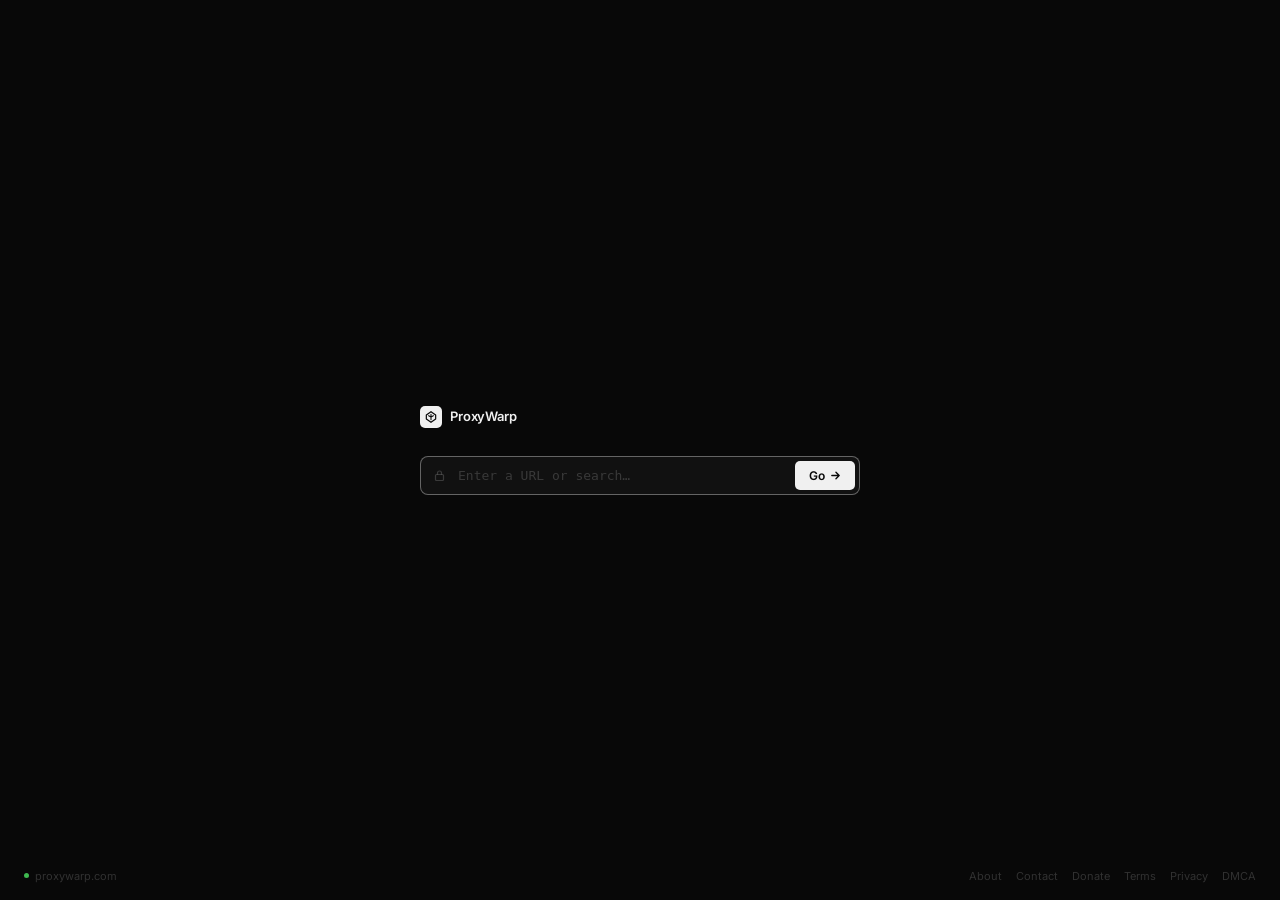
<file: index.html>
<!DOCTYPE html>
<html lang="en">
<head>
  <meta charset="UTF-8" />
  <meta name="viewport" content="width=device-width, initial-scale=1.0" />
  <title>ProxyWarp</title>
  <meta name="description" content="Free anonymous web proxy. No logs." />
  <link rel="icon" type="image/svg+xml" href="favicon.svg" />
  <link rel="preconnect" href="https://fonts.googleapis.com" />
  <link href="https://fonts.googleapis.com/css2?family=Inter:wght@300;400;500;600&display=swap" rel="stylesheet" />
  <link rel="stylesheet" href="css/style.css" />
</head>
<body class="home">

<main class="home-wrap">

  <div class="home-brand">
    <div class="brand-icon">
      <svg width="12" height="12" viewBox="0 0 18 18" fill="none">
        <path d="M9 1L2 6v6l7 5 7-5V6L9 1z" stroke="currentColor" stroke-width="1.8" stroke-linejoin="round"/>
        <path d="M9 5v8M5.5 7l3.5 2 3.5-2" stroke="currentColor" stroke-width="1.6" stroke-linecap="round" stroke-linejoin="round"/>
      </svg>
    </div>
    ProxyWarp
  </div>

  <form id="main-form" class="home-input-group">
    <div class="home-bar">
      <span class="home-bar-icon">
        <svg width="13" height="13" viewBox="0 0 13 13" fill="none">
          <rect x="2.5" y="5.5" width="8" height="6" rx="1" stroke="currentColor" stroke-width="1.2"/>
          <path d="M4.5 5.5V4a2 2 0 014 0v1.5" stroke="currentColor" stroke-width="1.2"/>
        </svg>
      </span>
      <input
        id="url"
        type="text"
        class="home-url"
        placeholder="Enter a URL or search…"
        autocomplete="off"
        spellcheck="false"
        autofocus
      />
      <button type="submit" class="home-go">
        Go
        <svg width="11" height="11" viewBox="0 0 12 12" fill="none">
          <path d="M2 6h8M6.5 2.5L10 6l-3.5 3.5" stroke="currentColor" stroke-width="1.5" stroke-linecap="round" stroke-linejoin="round"/>
        </svg>
      </button>
    </div>
  </form>

</main>

<footer class="home-footer">
  <span style="display:flex;align-items:center;gap:6px">
    <span class="dot dot-green"></span>
    <span>proxywarp.com</span>
  </span>
  <div class="links">
    <a href="about.html">About</a>
    <a href="contact.html">Contact</a>
    <a href="donate.html">Donate</a>
    <a href="legal/terms.html">Terms</a>
    <a href="legal/privacy.html">Privacy</a>
    <a href="legal/dmca.html">DMCA</a>
  </div>
</footer>

<script>
document.getElementById('main-form').addEventListener('submit', function(e) {
  e.preventDefault();
  var raw = document.getElementById('url').value.trim();
  if (!raw) return;
  if (!/^https?:\/\//i.test(raw)) {
    if (/^[\w-]+\.[\w.]+/.test(raw)) raw = 'https://' + raw;
    else raw = 'https://duckduckgo.com/html/?q=' + encodeURIComponent(raw);
  }
  window.location.href = 'proxy.html?url=' + encodeURIComponent(raw);
});
</script>

</body>
</html>
</file>
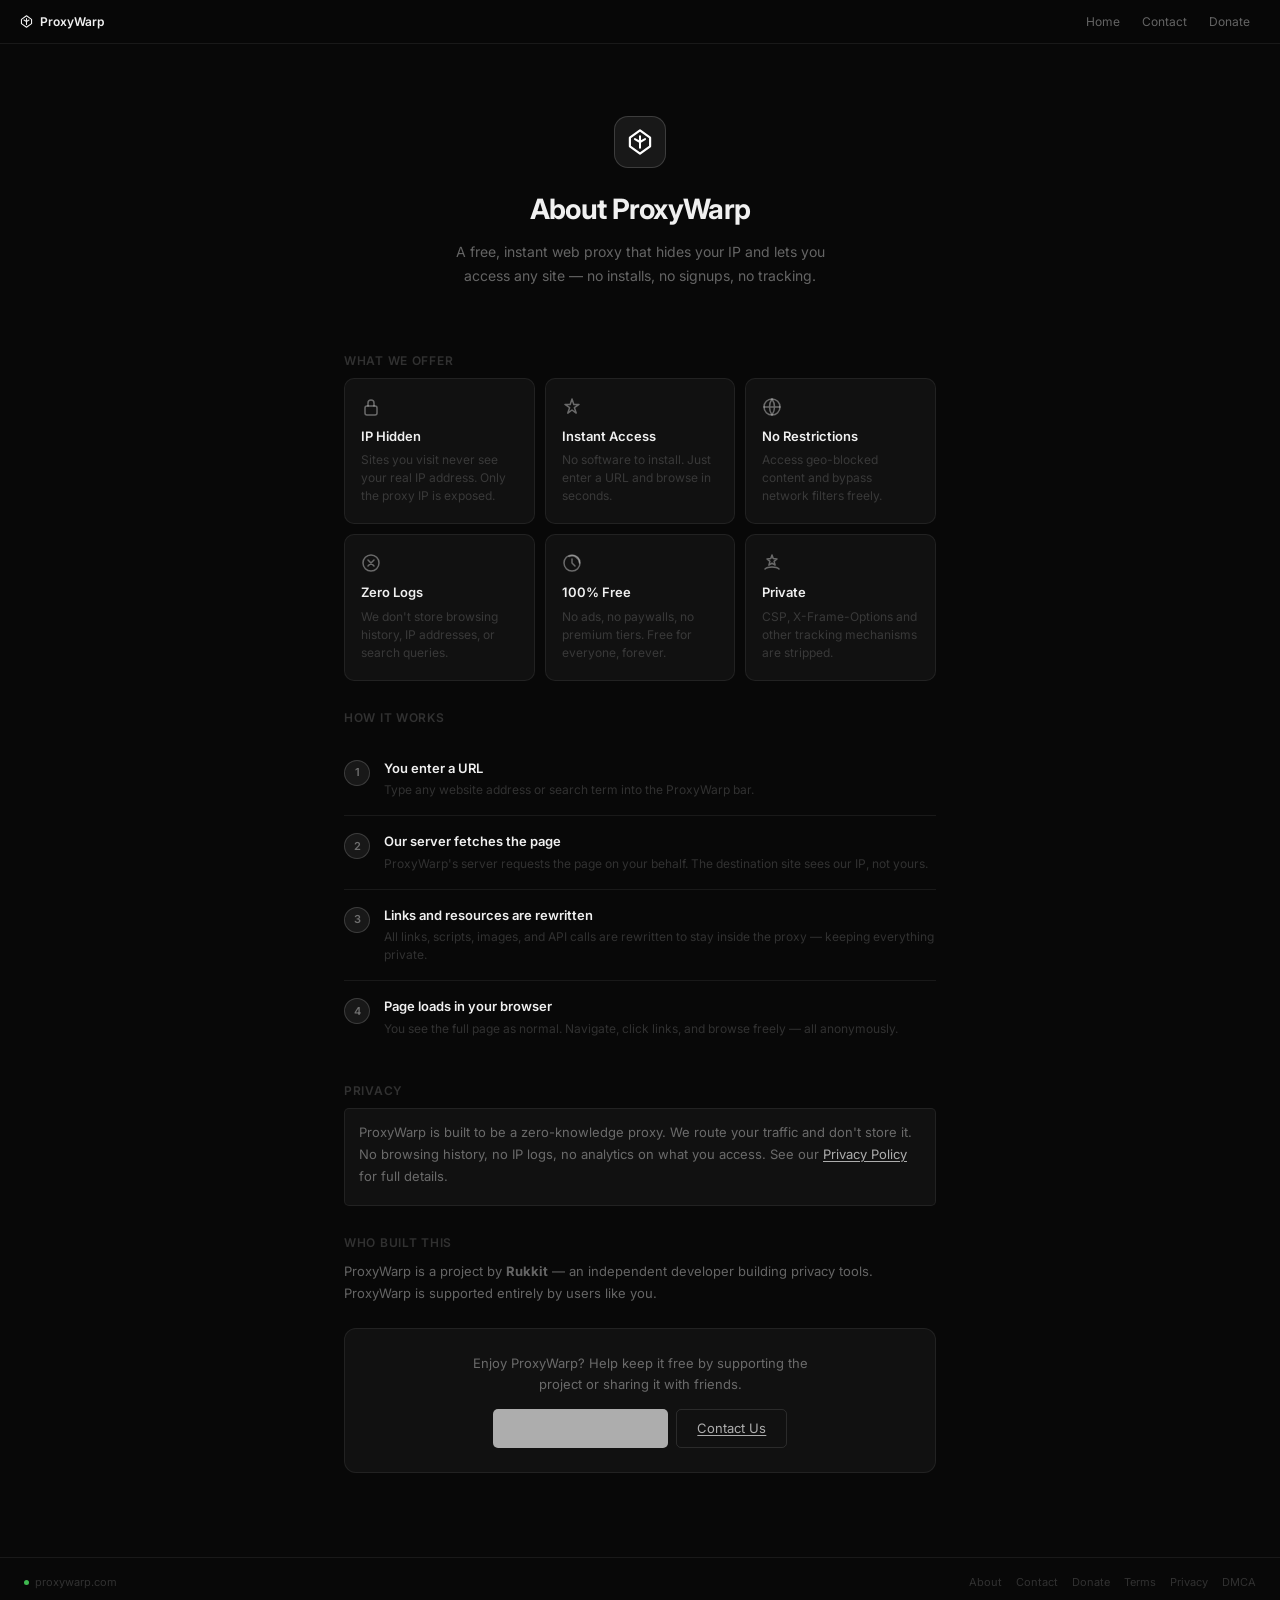
<file: about.html>
<!DOCTYPE html>
<html lang="en">
<head>
  <meta charset="UTF-8" />
  <meta name="viewport" content="width=device-width, initial-scale=1.0" />
  <title>About — ProxyWarp</title>
  <meta name="description" content="Learn about ProxyWarp — the free anonymous web proxy." />
  <link rel="icon" type="image/svg+xml" href="/favicon.svg" />
  <link rel="preconnect" href="https://fonts.googleapis.com" />
  <link href="https://fonts.googleapis.com/css2?family=Inter:wght@300;400;500;600;700&display=swap" rel="stylesheet" />
  <link rel="stylesheet" href="/css/style.css" />
  <style>
    .about-hero {
      text-align: center;
      padding: 36px 0 40px;
    }
    .about-logo {
      width: 52px; height: 52px;
      background: var(--bg-3);
      border: 1px solid var(--border-hi);
      border-radius: 14px;
      display: flex; align-items: center; justify-content: center;
      margin: 0 auto 20px;
    }
    .about-hero h1 {
      font-size: 28px; font-weight: 700;
      letter-spacing: -0.025em;
      margin-bottom: 10px;
    }
    .about-hero p {
      font-size: 14px; color: var(--text-2);
      max-width: 400px; margin: 0 auto; line-height: 1.7;
    }

    .feature-grid {
      display: grid;
      grid-template-columns: repeat(auto-fit, minmax(180px, 1fr));
      gap: 10px;
      margin: 8px 0 28px;
    }
    .feature-card {
      background: var(--bg-2);
      border: 1px solid var(--border);
      border-radius: 10px;
      padding: 18px 16px;
      transition: border-color 0.15s;
    }
    .feature-card:hover { border-color: var(--border-hi); }
    .feature-icon {
      width: 20px; height: 20px;
      margin-bottom: 10px;
      display: block;
      color: var(--text-2);
    }
    .feature-title { font-size: 13px; font-weight: 600; color: var(--text); margin-bottom: 5px; }
    .feature-desc  { font-size: 12px; color: var(--text-3); line-height: 1.5; }

    .how-steps { display: flex; flex-direction: column; gap: 0; margin: 16px 0 28px; }
    .how-step {
      display: flex; gap: 14px; align-items: flex-start;
      padding: 16px 0;
      border-bottom: 1px solid var(--border);
    }
    .how-step:last-child { border-bottom: none; }
    .how-num {
      width: 26px; height: 26px; flex-shrink: 0;
      background: var(--bg-3); border: 1px solid var(--border-hi);
      border-radius: 50%;
      display: flex; align-items: center; justify-content: center;
      font-size: 11px; font-weight: 600; color: var(--text-2);
      margin-top: 1px;
    }
    .how-content { flex: 1; }
    .how-title { font-size: 13px; font-weight: 600; color: var(--text); margin-bottom: 3px; }
    .how-desc  { font-size: 12px; color: var(--text-3); line-height: 1.5; }

    .about-cta {
      background: var(--bg-2);
      border: 1px solid var(--border);
      border-radius: 12px;
      padding: 24px;
      text-align: center;
      margin: 24px 0;
      display: flex;
      flex-direction: column;
      align-items: center;
      gap: 14px;
    }
    .about-cta p { font-size: 13px; color: var(--text-2); max-width: 340px; margin: 0; line-height: 1.6; }
    .cta-btns { display: flex; gap: 8px; flex-wrap: wrap; justify-content: center; }
    .cta-btn-primary {
      display: inline-flex; align-items: center; gap: 6px;
      padding: 9px 20px;
      background: var(--text); color: #080808;
      border-radius: var(--radius);
      font-size: 13px; font-weight: 600; font-family: var(--font);
      text-decoration: none;
      transition: opacity 0.15s;
    }
    .cta-btn-primary:hover { opacity: 0.85; color: #080808; }
    .cta-btn-secondary {
      display: inline-flex; align-items: center; gap: 6px;
      padding: 9px 20px;
      background: transparent;
      border: 1px solid var(--border-hi);
      border-radius: var(--radius);
      color: var(--text-2); font-size: 13px; font-family: var(--font);
      text-decoration: none;
      transition: all 0.12s;
    }
    .cta-btn-secondary:hover { color: var(--text); background: var(--bg-3); }
  </style>
</head>
<body class="legal-page">

<nav class="legal-nav">
  <a href="/" class="legal-nav-brand">
    <svg width="13" height="13" viewBox="0 0 18 18" fill="none">
      <path d="M9 1L2 6v6l7 5 7-5V6L9 1z" stroke="currentColor" stroke-width="1.5" stroke-linejoin="round"/>
      <path d="M9 5v8M5.5 7l3.5 2 3.5-2" stroke="currentColor" stroke-width="1.5" stroke-linecap="round" stroke-linejoin="round"/>
    </svg>
    ProxyWarp
  </a>
  <div class="legal-nav-links">
    <a href="/">Home</a>
    <a href="contact.html">Contact</a>
    <a href="donate.html">Donate</a>
  </div>
</nav>

<div class="legal-body">

  <div class="about-hero">
    <div class="about-logo">
      <svg width="26" height="26" viewBox="0 0 18 18" fill="none">
        <path d="M9 1L2 6v6l7 5 7-5V6L9 1z" stroke="white" stroke-width="1.5" stroke-linejoin="round"/>
        <path d="M9 5v8M5.5 7l3.5 2 3.5-2" stroke="white" stroke-width="1.4" stroke-linecap="round" stroke-linejoin="round"/>
      </svg>
    </div>
    <h1>About ProxyWarp</h1>
    <p>A free, instant web proxy that hides your IP and lets you access any site — no installs, no signups, no tracking.</p>
  </div>

  <h2>What We Offer</h2>
  <div class="feature-grid">
    <div class="feature-card">
      <span class="feature-icon">
        <svg width="20" height="20" viewBox="0 0 20 20" fill="none" stroke="currentColor" stroke-width="1.5" stroke-linecap="round" stroke-linejoin="round">
          <rect x="4" y="9" width="12" height="9" rx="2"/>
          <path d="M7 9V6a3 3 0 0 1 6 0v3"/>
        </svg>
      </span>
      <div class="feature-title">IP Hidden</div>
      <div class="feature-desc">Sites you visit never see your real IP address. Only the proxy IP is exposed.</div>
    </div>
    <div class="feature-card">
      <span class="feature-icon">
        <svg width="20" height="20" viewBox="0 0 20 20" fill="none" stroke="currentColor" stroke-width="1.5" stroke-linecap="round" stroke-linejoin="round">
          <path d="M10 2l1.8 5.4H17l-4.6 3.3 1.8 5.4L10 13l-4.2 3.1 1.8-5.4L3 7.4h5.2z"/>
        </svg>
      </span>
      <div class="feature-title">Instant Access</div>
      <div class="feature-desc">No software to install. Just enter a URL and browse in seconds.</div>
    </div>
    <div class="feature-card">
      <span class="feature-icon">
        <svg width="20" height="20" viewBox="0 0 20 20" fill="none" stroke="currentColor" stroke-width="1.5" stroke-linecap="round" stroke-linejoin="round">
          <circle cx="10" cy="10" r="8"/>
          <path d="M2 10h16M10 2a14 14 0 0 1 0 16M10 2a14 14 0 0 0 0 16"/>
        </svg>
      </span>
      <div class="feature-title">No Restrictions</div>
      <div class="feature-desc">Access geo-blocked content and bypass network filters freely.</div>
    </div>
    <div class="feature-card">
      <span class="feature-icon">
        <svg width="20" height="20" viewBox="0 0 20 20" fill="none" stroke="currentColor" stroke-width="1.5" stroke-linecap="round" stroke-linejoin="round">
          <circle cx="10" cy="10" r="8"/>
          <path d="M7 7l6 6M13 7l-6 6"/>
        </svg>
      </span>
      <div class="feature-title">Zero Logs</div>
      <div class="feature-desc">We don't store browsing history, IP addresses, or search queries.</div>
    </div>
    <div class="feature-card">
      <span class="feature-icon">
        <svg width="20" height="20" viewBox="0 0 20 20" fill="none" stroke="currentColor" stroke-width="1.5" stroke-linecap="round" stroke-linejoin="round">
          <circle cx="10" cy="10" r="8"/>
          <path d="M10 6v4l3 3"/>
          <path d="M7 3.5A7.5 7.5 0 0 1 17.5 10"/>
        </svg>
      </span>
      <div class="feature-title">100% Free</div>
      <div class="feature-desc">No ads, no paywalls, no premium tiers. Free for everyone, forever.</div>
    </div>
    <div class="feature-card">
      <span class="feature-icon">
        <svg width="20" height="20" viewBox="0 0 20 20" fill="none" stroke="currentColor" stroke-width="1.5" stroke-linecap="round" stroke-linejoin="round">
          <path d="M10 2l1.2 3.6 3.8.3-2.9 2.5 1 3.7L10 10.2l-3.1 1.9 1-3.7L5 5.9l3.8-.3z"/>
          <path d="M3 16c1.5-1.5 4-2 7-2s5.5.5 7 2"/>
        </svg>
      </span>
      <div class="feature-title">Private</div>
      <div class="feature-desc">CSP, X-Frame-Options and other tracking mechanisms are stripped.</div>
    </div>
  </div>

  <h2>How It Works</h2>
  <div class="how-steps">
    <div class="how-step">
      <div class="how-num">1</div>
      <div class="how-content">
        <div class="how-title">You enter a URL</div>
        <div class="how-desc">Type any website address or search term into the ProxyWarp bar.</div>
      </div>
    </div>
    <div class="how-step">
      <div class="how-num">2</div>
      <div class="how-content">
        <div class="how-title">Our server fetches the page</div>
        <div class="how-desc">ProxyWarp's server requests the page on your behalf. The destination site sees our IP, not yours.</div>
      </div>
    </div>
    <div class="how-step">
      <div class="how-num">3</div>
      <div class="how-content">
        <div class="how-title">Links and resources are rewritten</div>
        <div class="how-desc">All links, scripts, images, and API calls are rewritten to stay inside the proxy — keeping everything private.</div>
      </div>
    </div>
    <div class="how-step">
      <div class="how-num">4</div>
      <div class="how-content">
        <div class="how-title">Page loads in your browser</div>
        <div class="how-desc">You see the full page as normal. Navigate, click links, and browse freely — all anonymously.</div>
      </div>
    </div>
  </div>

  <h2>Privacy</h2>
  <div class="legal-note">
    <p>ProxyWarp is built to be a zero-knowledge proxy. We route your traffic and don't store it. No browsing history, no IP logs, no analytics on what you access. See our <a href="legal/privacy.html">Privacy Policy</a> for full details.</p>
  </div>

  <h2>Who Built This</h2>
  <p>ProxyWarp is a project by <strong>Rukkit</strong> — an independent developer building privacy tools. ProxyWarp is supported entirely by users like you.</p>

  <div class="about-cta">
    <p>Enjoy ProxyWarp? Help keep it free by supporting the project or sharing it with friends.</p>
    <div class="cta-btns">
      <a class="cta-btn-primary" href="donate.html">☕ Support ProxyWarp</a>
      <a class="cta-btn-secondary" href="contact.html">Contact Us</a>
    </div>
  </div>

</div>

<footer class="legal-footer">
  <span style="display:flex;align-items:center;gap:6px">
    <span class="dot dot-green"></span>
    <span>proxywarp.com</span>
  </span>
  <div class="flinks">
    <a href="about.html">About</a>
    <a href="contact.html">Contact</a>
    <a href="donate.html">Donate</a>
    <a href="legal/terms.html">Terms</a>
    <a href="legal/privacy.html">Privacy</a>
    <a href="legal/dmca.html">DMCA</a>
  </div>
</footer>

</body>
</html>
</file>
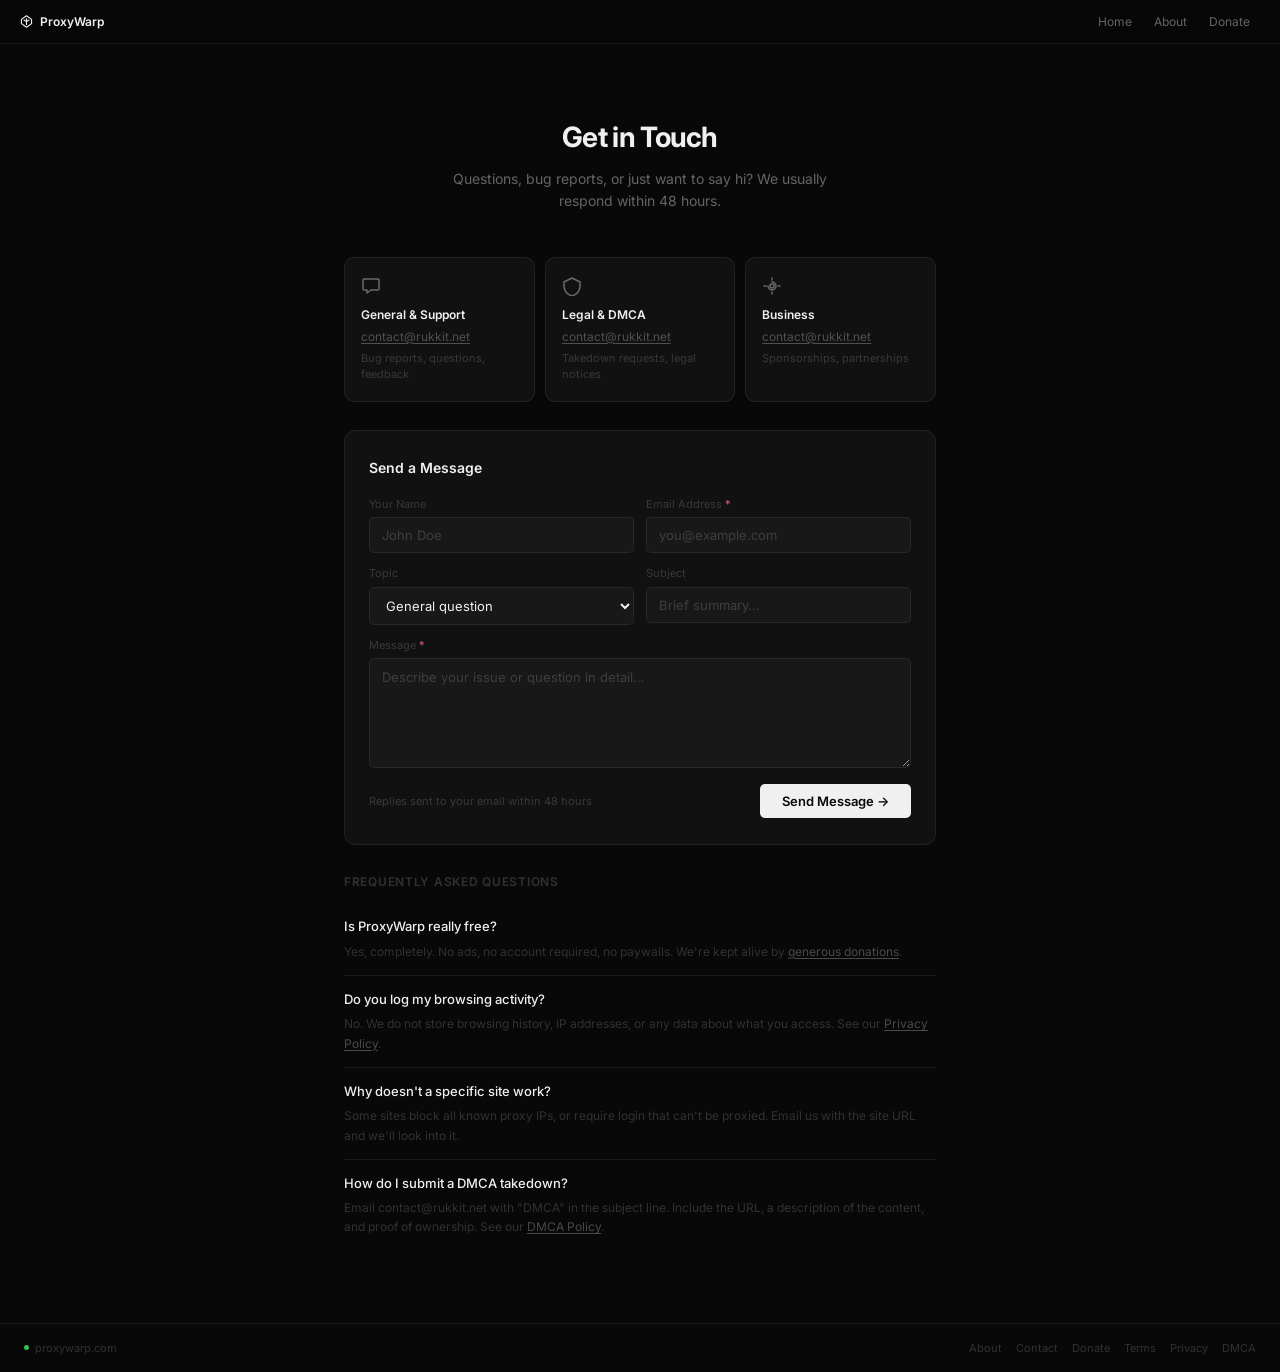
<file: contact.html>
<!DOCTYPE html>
<html lang="en">
<head>
  <meta charset="UTF-8" />
  <meta name="viewport" content="width=device-width, initial-scale=1.0" />
  <title>Contact — ProxyWarp</title>
  <meta name="description" content="Get in touch with the ProxyWarp team." />
  <link rel="icon" type="image/svg+xml" href="/favicon.svg" />
  <link rel="preconnect" href="https://fonts.googleapis.com" />
  <link href="https://fonts.googleapis.com/css2?family=Inter:wght@300;400;500;600;700&display=swap" rel="stylesheet" />
  <link rel="stylesheet" href="/css/style.css" />
  <style>
    .contact-hero { text-align: center; padding: 36px 0 36px; }
    .contact-hero h1 { font-size: 28px; font-weight: 700; letter-spacing: -0.025em; margin-bottom: 10px; }
    .contact-hero p  { font-size: 14px; color: var(--text-2); max-width: 380px; margin: 0 auto; line-height: 1.6; }

    .contact-channels {
      display: grid;
      grid-template-columns: repeat(auto-fit, minmax(170px, 1fr));
      gap: 10px;
      margin: 8px 0 28px;
    }
    .channel-card {
      background: var(--bg-2);
      border: 1px solid var(--border);
      border-radius: 10px;
      padding: 18px 16px;
      transition: border-color 0.15s;
    }
    .channel-card:hover { border-color: var(--border-hi); }
    .channel-icon {
      width: 20px; height: 20px; margin-bottom: 10px; display: block;
      color: var(--text-2);
    }
    .channel-title  { font-size: 12px; font-weight: 600; color: var(--text); margin-bottom: 4px; }
    .channel-email  { font-size: 12px; color: var(--text-2); }
    .channel-email a { color: var(--text-2); text-decoration: underline; text-underline-offset: 2px; }
    .channel-email a:hover { color: var(--text); }
    .channel-desc   { font-size: 11px; color: var(--text-3); margin-top: 4px; }

    .contact-form-wrap {
      background: var(--bg-2);
      border: 1px solid var(--border);
      border-radius: 12px;
      padding: 26px 24px;
      margin: 0 0 28px;
    }
    .contact-form-wrap h3 { font-size: 14px; font-weight: 600; color: var(--text); margin-bottom: 18px; }
    .form-grid { display: grid; grid-template-columns: 1fr 1fr; gap: 12px; }
    .form-full { grid-column: 1 / -1; }
    .form-row  { display: flex; flex-direction: column; gap: 5px; }
    .form-label { font-size: 11px; color: var(--text-3); }
    .form-input, .form-select, .form-textarea {
      background: var(--bg-3);
      border: 1px solid var(--border);
      border-radius: var(--radius);
      color: var(--text);
      font-size: 13px;
      font-family: var(--font);
      padding: 9px 12px;
      outline: none;
      transition: border-color 0.15s;
      width: 100%;
    }
    .form-input:focus, .form-select:focus, .form-textarea:focus { border-color: var(--border-hi); }
    .form-textarea { min-height: 110px; resize: vertical; line-height: 1.5; }
    .form-input::placeholder, .form-textarea::placeholder { color: var(--text-3); }
    .form-select option { background: #111; }
    .form-footer {
      display: flex; align-items: center; justify-content: space-between;
      flex-wrap: wrap; gap: 10px; margin-top: 4px;
    }
    .form-note { font-size: 11px; color: var(--text-3); }
    .form-submit {
      padding: 9px 22px;
      background: var(--text); color: #080808;
      border: none; border-radius: var(--radius);
      font-size: 13px; font-weight: 600; font-family: var(--font);
      cursor: pointer; transition: opacity 0.15s;
    }
    .form-submit:hover { opacity: 0.85; }

    .faq-list { display: flex; flex-direction: column; gap: 0; margin: 12px 0; }
    .faq-item {
      border-bottom: 1px solid var(--border);
      padding: 14px 0;
    }
    .faq-item:last-child { border-bottom: none; }
    .faq-q { font-size: 13px; font-weight: 500; color: var(--text); margin-bottom: 5px; cursor: pointer; }
    .faq-a { font-size: 12px; color: var(--text-3); line-height: 1.6; }

    @media (max-width: 500px) {
      .form-grid { grid-template-columns: 1fr; }
    }
  </style>
</head>
<body class="legal-page">

<nav class="legal-nav">
  <a href="/" class="legal-nav-brand">
    <svg width="13" height="13" viewBox="0 0 18 18" fill="none">
      <path d="M9 1L2 6v6l7 5 7-5V6L9 1z" stroke="currentColor" stroke-width="1.5" stroke-linejoin="round"/>
      <path d="M9 5v8M5.5 7l3.5 2 3.5-2" stroke="currentColor" stroke-width="1.5" stroke-linecap="round" stroke-linejoin="round"/>
    </svg>
    ProxyWarp
  </a>
  <div class="legal-nav-links">
    <a href="/">Home</a>
    <a href="about.html">About</a>
    <a href="donate.html">Donate</a>
  </div>
</nav>

<div class="legal-body">

  <div class="contact-hero">
    <h1>Get in Touch</h1>
    <p>Questions, bug reports, or just want to say hi? We usually respond within 48 hours.</p>
  </div>

  <div class="contact-channels">
    <div class="channel-card">
      <span class="channel-icon">
        <svg width="20" height="20" viewBox="0 0 20 20" fill="none" stroke="currentColor" stroke-width="1.5" stroke-linecap="round" stroke-linejoin="round">
          <path d="M17 3H3a1 1 0 0 0-1 1v9a1 1 0 0 0 1 1h3v3l4-3h7a1 1 0 0 0 1-1V4a1 1 0 0 0-1-1z"/>
        </svg>
      </span>
      <div class="channel-title">General &amp; Support</div>
      <div class="channel-email"><a href="mailto:contact@rukkit.net">contact@rukkit.net</a></div>
      <div class="channel-desc">Bug reports, questions, feedback</div>
    </div>
    <div class="channel-card">
      <span class="channel-icon">
        <svg width="20" height="20" viewBox="0 0 20 20" fill="none" stroke="currentColor" stroke-width="1.5" stroke-linecap="round" stroke-linejoin="round">
          <path d="M10 2L2 6v4c0 5 3.5 8.5 8 10 4.5-1.5 8-5 8-10V6l-8-4z"/>
        </svg>
      </span>
      <div class="channel-title">Legal &amp; DMCA</div>
      <div class="channel-email"><a href="mailto:contact@rukkit.net">contact@rukkit.net</a></div>
      <div class="channel-desc">Takedown requests, legal notices</div>
    </div>
    <div class="channel-card">
      <span class="channel-icon">
        <svg width="20" height="20" viewBox="0 0 20 20" fill="none" stroke="currentColor" stroke-width="1.5" stroke-linecap="round" stroke-linejoin="round">
          <path d="M6 10c0 2.2 1.8 4 4 4s4-1.8 4-4-1.8-4-4-4"/>
          <path d="M2 10h2M16 10h2M10 2v2M10 16v2"/>
          <circle cx="10" cy="10" r="2"/>
        </svg>
      </span>
      <div class="channel-title">Business</div>
      <div class="channel-email"><a href="mailto:contact@rukkit.net">contact@rukkit.net</a></div>
      <div class="channel-desc">Sponsorships, partnerships</div>
    </div>
  </div>

  <div class="contact-form-wrap">
    <h3>Send a Message</h3>
    <form id="contact-form">
      <div class="form-grid">
        <div class="form-row">
          <label class="form-label" for="c-name">Your Name</label>
          <input class="form-input" id="c-name" type="text" placeholder="John Doe" autocomplete="name" />
        </div>
        <div class="form-row">
          <label class="form-label" for="c-email">Email Address <span style="color:#e57">*</span></label>
          <input class="form-input" id="c-email" type="email" placeholder="you@example.com" autocomplete="email" required />
        </div>
        <div class="form-row">
          <label class="form-label" for="c-type">Topic</label>
          <select class="form-select" id="c-type">
            <option value="General">General question</option>
            <option value="Bug report">Bug report</option>
            <option value="Feature request">Feature request</option>
            <option value="DMCA / Legal">DMCA / Legal</option>
            <option value="Business">Business / Sponsorship</option>
            <option value="Other">Other</option>
          </select>
        </div>
        <div class="form-row">
          <label class="form-label" for="c-subject">Subject</label>
          <input class="form-input" id="c-subject" type="text" placeholder="Brief summary…" />
        </div>
        <div class="form-row form-full">
          <label class="form-label" for="c-message">Message <span style="color:#e57">*</span></label>
          <textarea class="form-textarea" id="c-message" placeholder="Describe your issue or question in detail…" required></textarea>
        </div>
      </div>
      <div class="form-footer" style="margin-top:16px">
        <span class="form-note">Replies sent to your email within 48 hours</span>
        <button class="form-submit" type="submit">Send Message →</button>
      </div>
    </form>
  </div>

  <h2>Frequently Asked Questions</h2>
  <div class="faq-list">
    <div class="faq-item">
      <div class="faq-q">Is ProxyWarp really free?</div>
      <div class="faq-a">Yes, completely. No ads, no account required, no paywalls. We're kept alive by <a href="donate.html" style="color:var(--text-2)">generous donations</a>.</div>
    </div>
    <div class="faq-item">
      <div class="faq-q">Do you log my browsing activity?</div>
      <div class="faq-a">No. We do not store browsing history, IP addresses, or any data about what you access. See our <a href="legal/privacy.html" style="color:var(--text-2)">Privacy Policy</a>.</div>
    </div>
    <div class="faq-item">
      <div class="faq-q">Why doesn't a specific site work?</div>
      <div class="faq-a">Some sites block all known proxy IPs, or require login that can't be proxied. Email us with the site URL and we'll look into it.</div>
    </div>
    <div class="faq-item">
      <div class="faq-q">How do I submit a DMCA takedown?</div>
      <div class="faq-a">Email contact@rukkit.net with "DMCA" in the subject line. Include the URL, a description of the content, and proof of ownership. See our <a href="legal/dmca.html" style="color:var(--text-2)">DMCA Policy</a>.</div>
    </div>
  </div>

</div>

<footer class="legal-footer">
  <span style="display:flex;align-items:center;gap:6px">
    <span class="dot dot-green"></span>
    <span>proxywarp.com</span>
  </span>
  <div class="flinks">
    <a href="about.html">About</a>
    <a href="contact.html">Contact</a>
    <a href="donate.html">Donate</a>
    <a href="legal/terms.html">Terms</a>
    <a href="legal/privacy.html">Privacy</a>
    <a href="legal/dmca.html">DMCA</a>
  </div>
</footer>

<script>
document.getElementById('contact-form').addEventListener('submit', function(e) {
  e.preventDefault();
  var name    = document.getElementById('c-name').value.trim();
  var email   = document.getElementById('c-email').value.trim();
  var type    = document.getElementById('c-type').value;
  var subject = document.getElementById('c-subject').value.trim() || type;
  var message = document.getElementById('c-message').value.trim();
  if (!email || !message) { alert('Please fill in your email and message.'); return; }
  var body = 'Name: ' + (name || 'Not provided') + '\nType: ' + type + '\n\n' + message;
  window.location.href = 'mailto:contact@rukkit.net?subject=' + encodeURIComponent('[ProxyWarp] ' + subject) + '&body=' + encodeURIComponent(body);
});
</script>

</body>
</html>
</file>
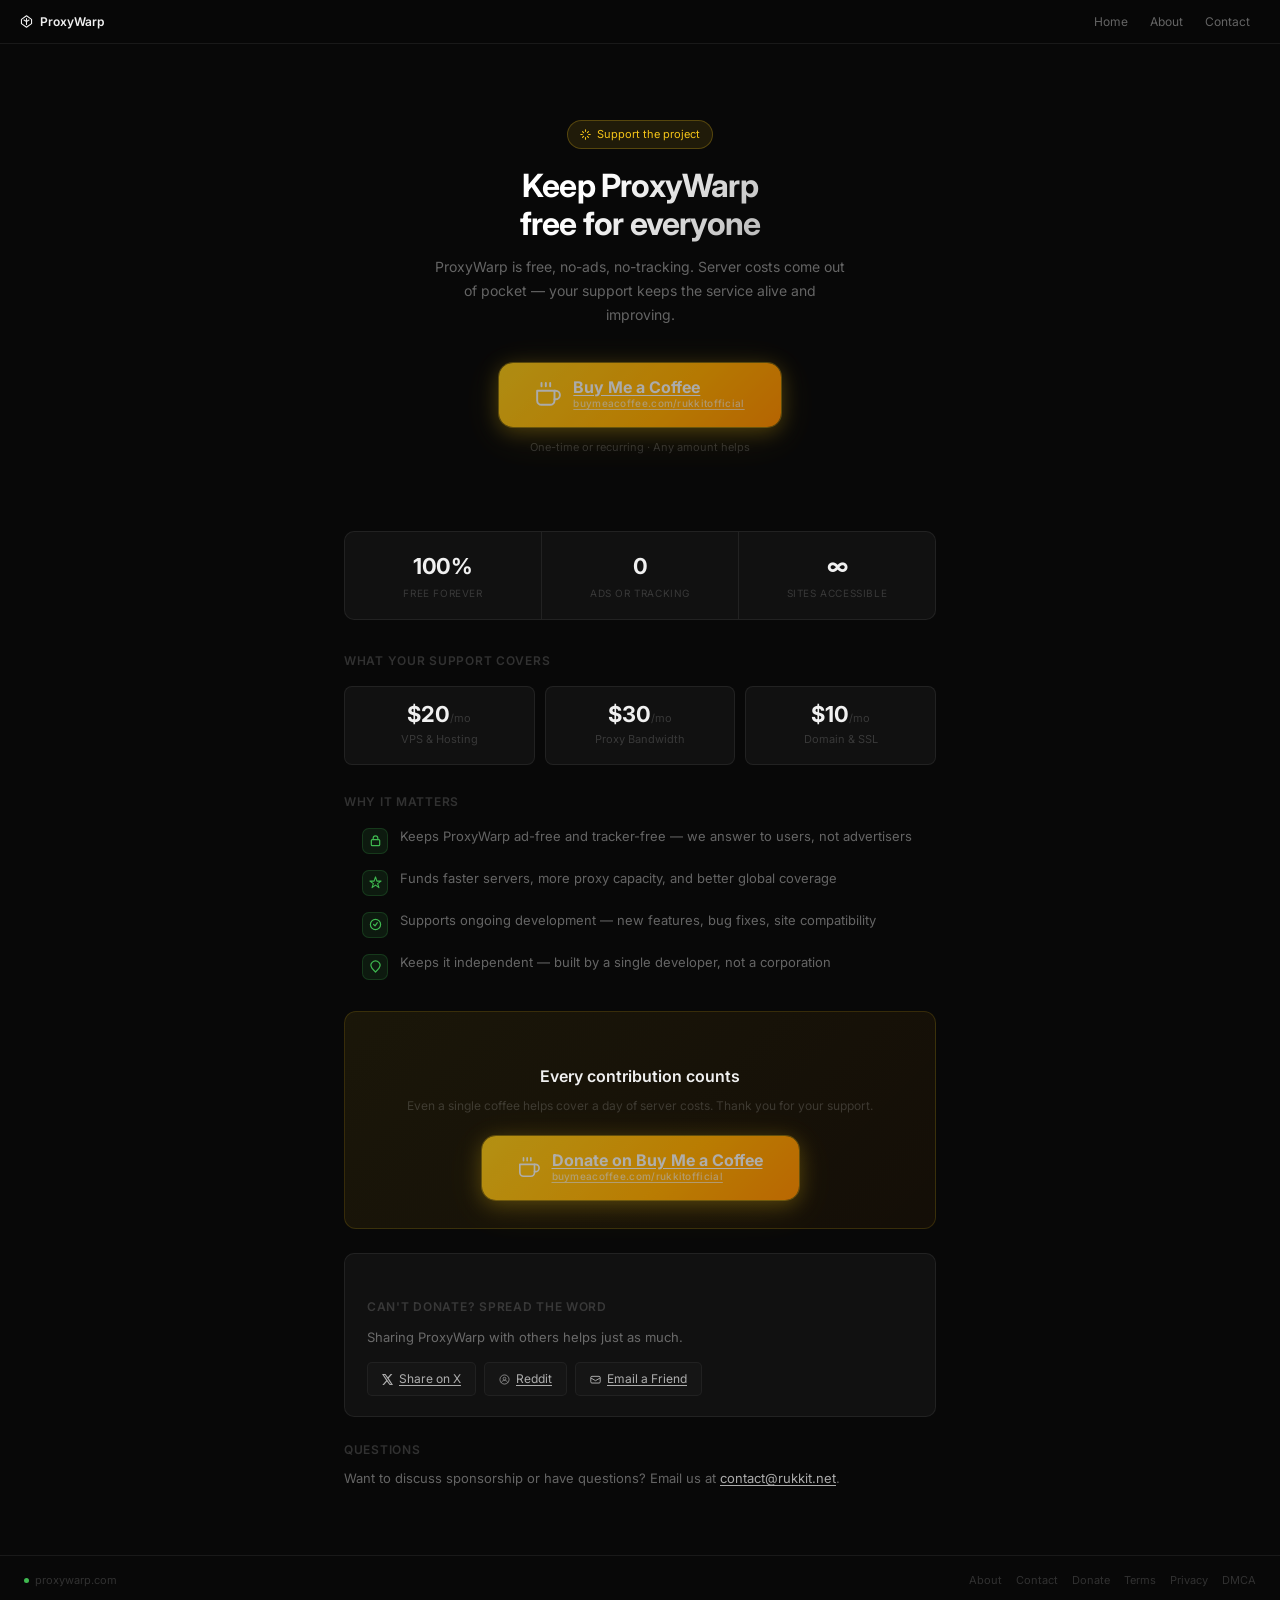
<file: donate.html>
<!DOCTYPE html>
<html lang="en">
<head>
  <meta charset="UTF-8" />
  <meta name="viewport" content="width=device-width, initial-scale=1.0" />
  <title>Donate — ProxyWarp</title>
  <meta name="description" content="Support ProxyWarp and help keep the service free for everyone." />
  <link rel="icon" type="image/svg+xml" href="/favicon.svg" />
  <link rel="preconnect" href="https://fonts.googleapis.com" />
  <link href="https://fonts.googleapis.com/css2?family=Inter:wght@300;400;500;600;700&display=swap" rel="stylesheet" />
  <link rel="stylesheet" href="/css/style.css" />
  <style>
    .donate-hero { text-align: center; padding: 40px 0 44px; }
    .donate-hero-badge {
      display: inline-flex; align-items: center; gap: 6px;
      padding: 5px 12px;
      background: rgba(245,197,24,0.1);
      border: 1px solid rgba(245,197,24,0.25);
      border-radius: 20px;
      font-size: 11px; color: #f5c518;
      margin-bottom: 18px;
    }
    .donate-hero h1 {
      font-size: 32px; font-weight: 700; letter-spacing: -0.025em; line-height: 1.2; margin-bottom: 12px;
      background: linear-gradient(135deg, #fff 40%, rgba(255,255,255,0.5));
      -webkit-background-clip: text; -webkit-text-fill-color: transparent; background-clip: text;
    }
    .donate-hero p { font-size: 14px; color: var(--text-2); max-width: 420px; margin: 0 auto 36px; line-height: 1.7; }

    .bmc-btn-wrap { display: flex; flex-direction: column; align-items: center; gap: 12px; }
    .bmc-btn {
      position: relative; display: inline-flex; align-items: center; gap: 12px;
      padding: 16px 36px;
      background: linear-gradient(135deg, #f5c518 0%, #ffaa00 60%, #ff8c00 100%);
      color: #1a1000; border-radius: 14px;
      font-size: 16px; font-weight: 700; font-family: var(--font);
      text-decoration: none;
      transition: transform 0.15s, box-shadow 0.15s;
      box-shadow: 0 0 0 1px rgba(245,197,24,0.4), 0 4px 20px rgba(245,197,24,0.35), 0 8px 40px rgba(245,197,24,0.15);
      animation: btnGlow 3s ease-in-out infinite;
    }
    @keyframes btnGlow {
      0%,100% { box-shadow: 0 0 0 1px rgba(245,197,24,0.4), 0 4px 20px rgba(245,197,24,0.35), 0 8px 40px rgba(245,197,24,0.15); }
      50%      { box-shadow: 0 0 0 1px rgba(245,197,24,0.6), 0 4px 28px rgba(245,197,24,0.55), 0 12px 50px rgba(245,197,24,0.25); }
    }
    .bmc-btn:hover { transform: translateY(-2px) scale(1.02); box-shadow: 0 0 0 1px rgba(245,197,24,0.6), 0 8px 32px rgba(245,197,24,0.5), 0 16px 60px rgba(245,197,24,0.25); color: #1a1000; }
    .bmc-btn:active { transform: translateY(0) scale(0.99); }
    .bmc-icon-wrap { animation: cupWiggle 4s ease-in-out infinite; display: inline-flex; }
    @keyframes cupWiggle {
      0%,85%,100% { transform: rotate(0deg); }
      90% { transform: rotate(-12deg); }
      95% { transform: rotate(8deg); }
    }
    .bmc-btn-text { display: flex; flex-direction: column; align-items: flex-start; gap: 1px; }
    .bmc-btn-main { font-size: 16px; font-weight: 700; line-height: 1; }
    .bmc-btn-sub  { font-size: 10px; font-weight: 500; opacity: 0.65; letter-spacing: 0.03em; }
    .bmc-note { font-size: 11px; color: var(--text-3); }

    .donate-stats { display: flex; justify-content: center; gap: 0; margin: 32px 0; background: var(--bg-2); border: 1px solid var(--border); border-radius: 10px; overflow: hidden; }
    .stat-item { flex: 1; padding: 18px 16px; text-align: center; border-right: 1px solid var(--border); }
    .stat-item:last-child { border-right: none; }
    .stat-num   { font-size: 22px; font-weight: 700; color: var(--text); letter-spacing: -0.02em; }
    .stat-label { font-size: 10px; color: var(--text-3); margin-top: 3px; text-transform: uppercase; letter-spacing: 0.06em; }

    .costs-grid { display: grid; grid-template-columns: repeat(auto-fit, minmax(140px, 1fr)); gap: 10px; margin: 16px 0 28px; }
    .cost-card  { background: var(--bg-2); border: 1px solid var(--border); border-radius: 8px; padding: 16px 14px; text-align: center; }
    .cost-amt   { font-size: 22px; font-weight: 700; color: var(--text); line-height: 1; margin-bottom: 6px; }
    .cost-mo    { font-size: 11px; color: var(--text-3); font-weight: 400; }
    .cost-label { font-size: 11px; color: var(--text-3); }

    .perks-list { list-style: none; padding: 0; display: flex; flex-direction: column; gap: 12px; margin: 16px 0; }
    .perks-list li { display: flex; align-items: flex-start; gap: 12px; font-size: 13px; color: var(--text-2); line-height: 1.5; }
    .perk-icon {
      width: 26px; height: 26px; flex-shrink: 0;
      background: rgba(63,185,80,0.1); border: 1px solid rgba(63,185,80,0.2);
      border-radius: 7px; display: flex; align-items: center; justify-content: center;
      margin-top: 1px; color: var(--green);
    }

    .spread-box { background: var(--bg-2); border: 1px solid var(--border); border-radius: 10px; padding: 20px 22px; margin: 24px 0; }
    .spread-box h2 { margin-bottom: 10px; }
    .spread-row { display: flex; gap: 8px; flex-wrap: wrap; margin-top: 14px; }
    .spread-btn { display: inline-flex; align-items: center; gap: 6px; padding: 7px 14px; background: var(--bg-3); border: 1px solid var(--border); border-radius: var(--radius); color: var(--text-2); font-size: 12px; font-family: var(--font); text-decoration: none; transition: all 0.12s; }
    .spread-btn:hover { color: var(--text); border-color: var(--border-hi); }

    .donate-cta-bar { background: linear-gradient(135deg, rgba(245,197,24,0.08) 0%, rgba(255,140,0,0.05) 100%); border: 1px solid rgba(245,197,24,0.15); border-radius: 12px; padding: 28px 24px; text-align: center; margin: 28px 0 0; }
    .donate-cta-bar h2 { font-size: 16px; font-weight: 600; color: var(--text); text-transform: none; letter-spacing: 0; margin-bottom: 8px; }
    .donate-cta-bar p { font-size: 12px; color: var(--text-3); margin-bottom: 20px; }
  </style>
</head>
<body class="legal-page">

<nav class="legal-nav">
  <a href="/" class="legal-nav-brand">
    <svg width="13" height="13" viewBox="0 0 18 18" fill="none">
      <path d="M9 1L2 6v6l7 5 7-5V6L9 1z" stroke="currentColor" stroke-width="1.5" stroke-linejoin="round"/>
      <path d="M9 5v8M5.5 7l3.5 2 3.5-2" stroke="currentColor" stroke-width="1.5" stroke-linecap="round" stroke-linejoin="round"/>
    </svg>
    ProxyWarp
  </a>
  <div class="legal-nav-links">
    <a href="/">Home</a>
    <a href="about.html">About</a>
    <a href="contact.html">Contact</a>
  </div>
</nav>

<div class="legal-body">

  <div class="donate-hero">
    <div class="donate-hero-badge">
      <svg width="11" height="11" viewBox="0 0 14 14" fill="none"><path d="M7 1v2M7 11v2M1 7h2M11 7h2M3.2 3.2l1.4 1.4M9.4 9.4l1.4 1.4M3.2 10.8l1.4-1.4M9.4 4.6l1.4-1.4" stroke="currentColor" stroke-width="1.4" stroke-linecap="round"/></svg>
      Support the project
    </div>
    <h1>Keep ProxyWarp<br>free for everyone</h1>
    <p>ProxyWarp is free, no-ads, no-tracking. Server costs come out of pocket — your support keeps the service alive and improving.</p>

    <div class="bmc-btn-wrap">
      <a class="bmc-btn" href="https://www.buymeacoffee.com/rukkitofficial" target="_blank" rel="noopener">
        <span class="bmc-icon-wrap">
          <svg width="26" height="26" viewBox="0 0 24 24" fill="none">
            <path d="M18 8h1a4 4 0 010 8h-1" stroke="currentColor" stroke-width="1.8" stroke-linecap="round" stroke-linejoin="round"/>
            <path d="M2 8h16v9a4 4 0 01-4 4H6a4 4 0 01-4-4V8z" stroke="currentColor" stroke-width="1.8" stroke-linecap="round" stroke-linejoin="round"/>
            <path d="M6 1v3M10 1v3M14 1v3" stroke="currentColor" stroke-width="1.8" stroke-linecap="round"/>
          </svg>
        </span>
        <span class="bmc-btn-text">
          <span class="bmc-btn-main">Buy Me a Coffee</span>
          <span class="bmc-btn-sub">buymeacoffee.com/rukkitofficial</span>
        </span>
      </a>
      <span class="bmc-note">One-time or recurring · Any amount helps</span>
    </div>
  </div>

  <div class="donate-stats">
    <div class="stat-item"><div class="stat-num">100%</div><div class="stat-label">Free forever</div></div>
    <div class="stat-item"><div class="stat-num">0</div><div class="stat-label">Ads or tracking</div></div>
    <div class="stat-item"><div class="stat-num">∞</div><div class="stat-label">Sites accessible</div></div>
  </div>

  <h2>What Your Support Covers</h2>
  <div class="costs-grid">
    <div class="cost-card"><div class="cost-amt">$20<span class="cost-mo">/mo</span></div><div class="cost-label">VPS &amp; Hosting</div></div>
    <div class="cost-card"><div class="cost-amt">$30<span class="cost-mo">/mo</span></div><div class="cost-label">Proxy Bandwidth</div></div>
    <div class="cost-card"><div class="cost-amt">$10<span class="cost-mo">/mo</span></div><div class="cost-label">Domain &amp; SSL</div></div>
  </div>

  <h2>Why It Matters</h2>
  <ul class="perks-list">
    <li>
      <span class="perk-icon">
        <svg width="13" height="13" viewBox="0 0 14 14" fill="none"><rect x="2.5" y="6" width="9" height="6.5" rx="1" stroke="currentColor" stroke-width="1.3"/><path d="M4.5 6V4.5a2.5 2.5 0 015 0V6" stroke="currentColor" stroke-width="1.3" stroke-linecap="round"/></svg>
      </span>
      <span>Keeps ProxyWarp ad-free and tracker-free — we answer to users, not advertisers</span>
    </li>
    <li>
      <span class="perk-icon">
        <svg width="13" height="13" viewBox="0 0 14 14" fill="none"><path d="M7 1l1.5 4.5H13l-3.7 2.7 1.4 4.3L7 9.8l-3.7 2.7 1.4-4.3L1 5.5h4.5L7 1z" stroke="currentColor" stroke-width="1.2" stroke-linejoin="round"/></svg>
      </span>
      <span>Funds faster servers, more proxy capacity, and better global coverage</span>
    </li>
    <li>
      <span class="perk-icon">
        <svg width="13" height="13" viewBox="0 0 14 14" fill="none"><circle cx="7" cy="7" r="5.5" stroke="currentColor" stroke-width="1.3"/><path d="M5 7l1.5 1.5L9 5" stroke="currentColor" stroke-width="1.3" stroke-linecap="round" stroke-linejoin="round"/></svg>
      </span>
      <span>Supports ongoing development — new features, bug fixes, site compatibility</span>
    </li>
    <li>
      <span class="perk-icon">
        <svg width="13" height="13" viewBox="0 0 14 14" fill="none"><path d="M7 1C4 1 2 3.5 2 5.5c0 3 5 7.5 5 7.5s5-4.5 5-7.5C12 3.5 10 1 7 1z" stroke="currentColor" stroke-width="1.3" stroke-linejoin="round"/></svg>
      </span>
      <span>Keeps it independent — built by a single developer, not a corporation</span>
    </li>
  </ul>

  <div class="donate-cta-bar">
    <h2>Every contribution counts</h2>
    <p>Even a single coffee helps cover a day of server costs. Thank you for your support.</p>
    <a class="bmc-btn" href="https://www.buymeacoffee.com/rukkitofficial" target="_blank" rel="noopener" style="display:inline-flex">
      <span class="bmc-icon-wrap">
        <svg width="22" height="22" viewBox="0 0 24 24" fill="none">
          <path d="M18 8h1a4 4 0 010 8h-1" stroke="currentColor" stroke-width="1.8" stroke-linecap="round" stroke-linejoin="round"/>
          <path d="M2 8h16v9a4 4 0 01-4 4H6a4 4 0 01-4-4V8z" stroke="currentColor" stroke-width="1.8" stroke-linecap="round" stroke-linejoin="round"/>
          <path d="M6 1v3M10 1v3M14 1v3" stroke="currentColor" stroke-width="1.8" stroke-linecap="round"/>
        </svg>
      </span>
      <span class="bmc-btn-text">
        <span class="bmc-btn-main">Donate on Buy Me a Coffee</span>
        <span class="bmc-btn-sub">buymeacoffee.com/rukkitofficial</span>
      </span>
    </a>
  </div>

  <div class="spread-box">
    <h2>Can't donate? Spread the word</h2>
    <p style="font-size:13px;color:var(--text-2)">Sharing ProxyWarp with others helps just as much.</p>
    <div class="spread-row">
      <a class="spread-btn" href="https://twitter.com/intent/tweet?text=ProxyWarp+is+a+free+anonymous+web+proxy+%E2%80%94+no+install+needed!+https://proxywarp.com" target="_blank" rel="noopener">
        <svg width="11" height="11" viewBox="0 0 16 16" fill="currentColor"><path d="M12.6 0h2.45l-5.35 6.12L16 16h-4.93l-3.86-5.05L2.9 16H.44l5.72-6.54L0 0h5.05l3.49 4.56L12.6 0zm-.86 14.38h1.36L4.28 1.4H2.82l8.92 12.98z"/></svg>
        Share on X
      </a>
      <a class="spread-btn" href="https://www.reddit.com/submit?url=https://proxywarp.com&title=ProxyWarp+-+Free+Anonymous+Web+Proxy" target="_blank" rel="noopener">
        <svg width="11" height="11" viewBox="0 0 24 24" fill="none"><circle cx="12" cy="12" r="10" stroke="currentColor" stroke-width="1.5"/><circle cx="12" cy="10" r="3" stroke="currentColor" stroke-width="1.4"/><path d="M5 18c1.5-2.5 4-4 7-4s5.5 1.5 7 4" stroke="currentColor" stroke-width="1.4" stroke-linecap="round"/></svg>
        Reddit
      </a>
      <a class="spread-btn" href="mailto:?subject=Check%20out%20ProxyWarp&body=Free%20anonymous%20web%20proxy%3A%20https%3A%2F%2Fproxywarp.com">
        <svg width="11" height="11" viewBox="0 0 14 14" fill="none"><rect x="1" y="3" width="12" height="8.5" rx="1.5" stroke="currentColor" stroke-width="1.2"/><path d="M1 5l6 3.5L13 5" stroke="currentColor" stroke-width="1.2"/></svg>
        Email a Friend
      </a>
    </div>
  </div>

  <h2>Questions</h2>
  <p>Want to discuss sponsorship or have questions? Email us at <a href="mailto:contact@rukkit.net">contact@rukkit.net</a>.</p>

</div>

<footer class="legal-footer">
  <span style="display:flex;align-items:center;gap:6px"><span class="dot dot-green"></span><span>proxywarp.com</span></span>
  <div class="flinks">
    <a href="about.html">About</a><a href="contact.html">Contact</a><a href="donate.html">Donate</a>
    <a href="legal/terms.html">Terms</a><a href="legal/privacy.html">Privacy</a><a href="legal/dmca.html">DMCA</a>
  </div>
</footer>

</body>
</html>
</file>
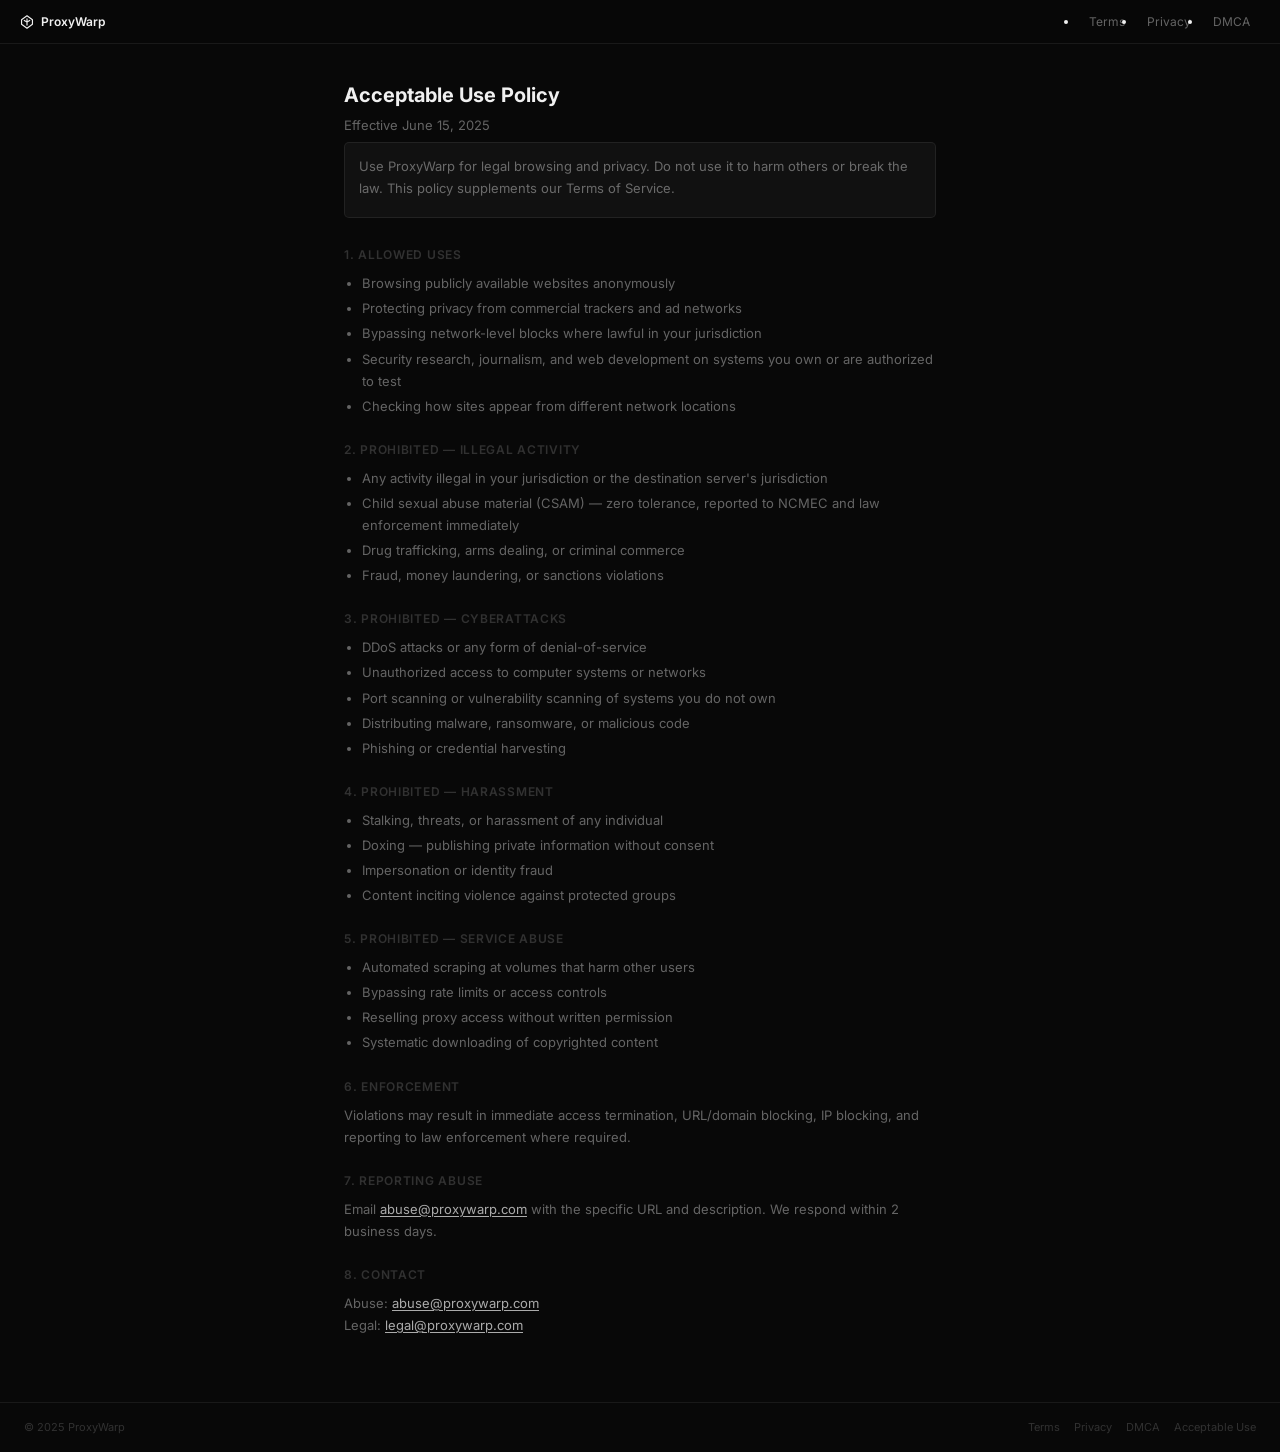
<file: legal/acceptable-use.html>
<!DOCTYPE html>
<html lang="en">
<head>
  <meta charset="UTF-8" />
  <meta name="viewport" content="width=device-width, initial-scale=1.0" />
  <title>Acceptable Use Policy — ProxyWarp</title>
  <link rel="icon" type="image/svg+xml" href="../favicon.svg" />
  <link rel="preconnect" href="https://fonts.googleapis.com" />
  <link href="https://fonts.googleapis.com/css2?family=Inter:wght@400;500;600;700&display=swap" rel="stylesheet" />
  <link rel="stylesheet" href="../css/style.css" />
</head>
<body class="legal-page">

<nav class="legal-nav">
  <a href="../index.html" class="legal-nav-brand">
    <svg width="14" height="14" viewBox="0 0 18 18" fill="none">
      <path d="M9 1L2 6v6l7 5 7-5V6L9 1z" stroke="currentColor" stroke-width="1.5" stroke-linejoin="round"/>
      <path d="M9 5v8M5.5 7l3.5 2 3.5-2" stroke="currentColor" stroke-width="1.5" stroke-linecap="round" stroke-linejoin="round"/>
    </svg>
    ProxyWarp
  </a>
  <ul class="legal-nav-links">
    <li><a href="terms.html">Terms</a></li>
    <li><a href="privacy.html">Privacy</a></li>
    <li><a href="dmca.html">DMCA</a></li>
  </ul>
</nav>

<main class="legal-body">
  <h1>Acceptable Use Policy</h1>
  <p class="meta">Effective June 15, 2025</p>

  <div class="legal-note">
    <p>Use ProxyWarp for legal browsing and privacy. Do not use it to harm others or break the law. This policy supplements our Terms of Service.</p>
  </div>

  <h2>1. Allowed Uses</h2>
  <ul>
    <li>Browsing publicly available websites anonymously</li>
    <li>Protecting privacy from commercial trackers and ad networks</li>
    <li>Bypassing network-level blocks where lawful in your jurisdiction</li>
    <li>Security research, journalism, and web development on systems you own or are authorized to test</li>
    <li>Checking how sites appear from different network locations</li>
  </ul>

  <h2>2. Prohibited — Illegal Activity</h2>
  <ul>
    <li>Any activity illegal in your jurisdiction or the destination server's jurisdiction</li>
    <li>Child sexual abuse material (CSAM) — zero tolerance, reported to NCMEC and law enforcement immediately</li>
    <li>Drug trafficking, arms dealing, or criminal commerce</li>
    <li>Fraud, money laundering, or sanctions violations</li>
  </ul>

  <h2>3. Prohibited — Cyberattacks</h2>
  <ul>
    <li>DDoS attacks or any form of denial-of-service</li>
    <li>Unauthorized access to computer systems or networks</li>
    <li>Port scanning or vulnerability scanning of systems you do not own</li>
    <li>Distributing malware, ransomware, or malicious code</li>
    <li>Phishing or credential harvesting</li>
  </ul>

  <h2>4. Prohibited — Harassment</h2>
  <ul>
    <li>Stalking, threats, or harassment of any individual</li>
    <li>Doxing — publishing private information without consent</li>
    <li>Impersonation or identity fraud</li>
    <li>Content inciting violence against protected groups</li>
  </ul>

  <h2>5. Prohibited — Service Abuse</h2>
  <ul>
    <li>Automated scraping at volumes that harm other users</li>
    <li>Bypassing rate limits or access controls</li>
    <li>Reselling proxy access without written permission</li>
    <li>Systematic downloading of copyrighted content</li>
  </ul>

  <h2>6. Enforcement</h2>
  <p>Violations may result in immediate access termination, URL/domain blocking, IP blocking, and reporting to law enforcement where required.</p>

  <h2>7. Reporting Abuse</h2>
  <p>Email <a href="mailto:abuse@proxywarp.com">abuse@proxywarp.com</a> with the specific URL and description. We respond within 2 business days.</p>

  <h2>8. Contact</h2>
  <p>Abuse: <a href="mailto:abuse@proxywarp.com">abuse@proxywarp.com</a><br />
  Legal: <a href="mailto:legal@proxywarp.com">legal@proxywarp.com</a></p>
</main>

<footer class="legal-footer">
  <span>&copy; 2025 ProxyWarp</span>
  <div class="flinks">
    <a href="terms.html">Terms</a>
    <a href="privacy.html">Privacy</a>
    <a href="dmca.html">DMCA</a>
    <a href="acceptable-use.html">Acceptable Use</a>
  </div>
</footer>

</body>
</html>
</file>
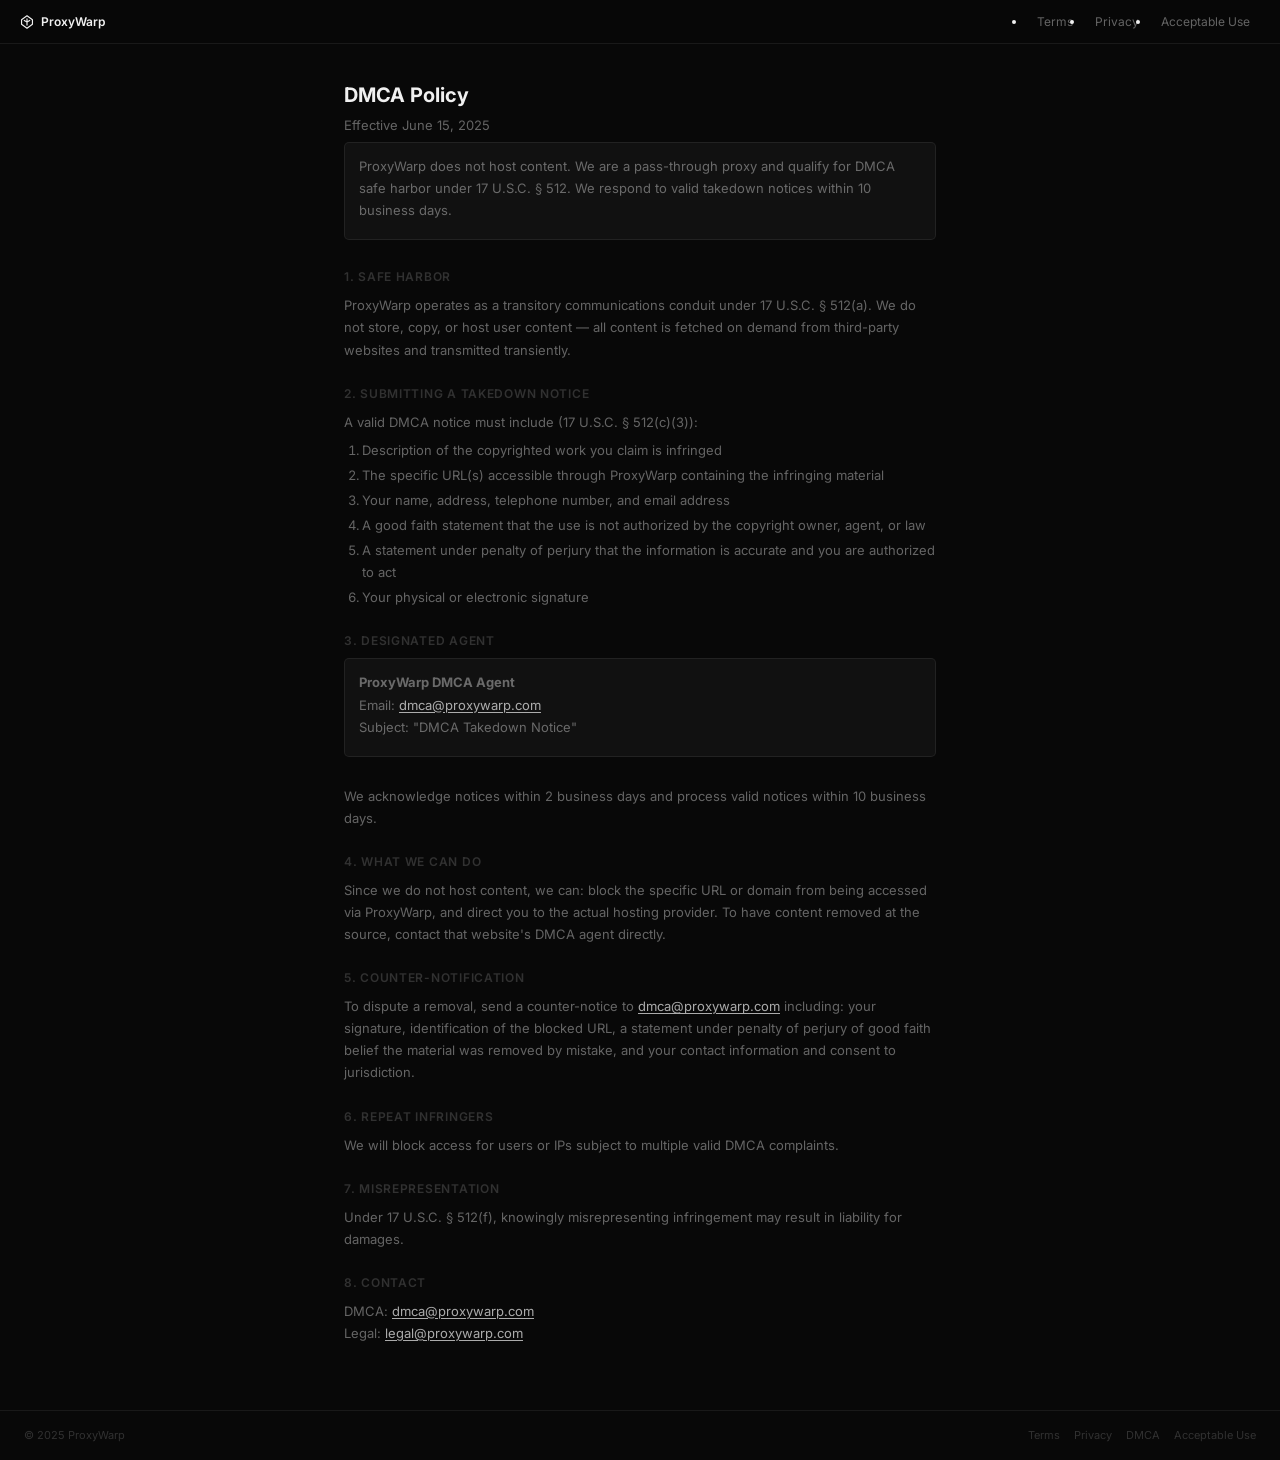
<file: legal/dmca.html>
<!DOCTYPE html>
<html lang="en">
<head>
  <meta charset="UTF-8" />
  <meta name="viewport" content="width=device-width, initial-scale=1.0" />
  <title>DMCA Policy — ProxyWarp</title>
  <link rel="icon" type="image/svg+xml" href="../favicon.svg" />
  <link rel="preconnect" href="https://fonts.googleapis.com" />
  <link href="https://fonts.googleapis.com/css2?family=Inter:wght@400;500;600;700&display=swap" rel="stylesheet" />
  <link rel="stylesheet" href="../css/style.css" />
</head>
<body class="legal-page">

<nav class="legal-nav">
  <a href="../index.html" class="legal-nav-brand">
    <svg width="14" height="14" viewBox="0 0 18 18" fill="none">
      <path d="M9 1L2 6v6l7 5 7-5V6L9 1z" stroke="currentColor" stroke-width="1.5" stroke-linejoin="round"/>
      <path d="M9 5v8M5.5 7l3.5 2 3.5-2" stroke="currentColor" stroke-width="1.5" stroke-linecap="round" stroke-linejoin="round"/>
    </svg>
    ProxyWarp
  </a>
  <ul class="legal-nav-links">
    <li><a href="terms.html">Terms</a></li>
    <li><a href="privacy.html">Privacy</a></li>
    <li><a href="acceptable-use.html">Acceptable Use</a></li>
  </ul>
</nav>

<main class="legal-body">
  <h1>DMCA Policy</h1>
  <p class="meta">Effective June 15, 2025</p>

  <div class="legal-note">
    <p>ProxyWarp does not host content. We are a pass-through proxy and qualify for DMCA safe harbor under 17 U.S.C. § 512. We respond to valid takedown notices within 10 business days.</p>
  </div>

  <h2>1. Safe Harbor</h2>
  <p>ProxyWarp operates as a transitory communications conduit under 17 U.S.C. § 512(a). We do not store, copy, or host user content — all content is fetched on demand from third-party websites and transmitted transiently.</p>

  <h2>2. Submitting a Takedown Notice</h2>
  <p>A valid DMCA notice must include (17 U.S.C. § 512(c)(3)):</p>
  <ol>
    <li>Description of the copyrighted work you claim is infringed</li>
    <li>The specific URL(s) accessible through ProxyWarp containing the infringing material</li>
    <li>Your name, address, telephone number, and email address</li>
    <li>A good faith statement that the use is not authorized by the copyright owner, agent, or law</li>
    <li>A statement under penalty of perjury that the information is accurate and you are authorized to act</li>
    <li>Your physical or electronic signature</li>
  </ol>

  <h2>3. Designated Agent</h2>
  <div class="legal-note">
    <p><strong>ProxyWarp DMCA Agent</strong><br />
    Email: <a href="mailto:dmca@proxywarp.com">dmca@proxywarp.com</a><br />
    Subject: "DMCA Takedown Notice"</p>
  </div>
  <p>We acknowledge notices within 2 business days and process valid notices within 10 business days.</p>

  <h2>4. What We Can Do</h2>
  <p>Since we do not host content, we can: block the specific URL or domain from being accessed via ProxyWarp, and direct you to the actual hosting provider. To have content removed at the source, contact that website's DMCA agent directly.</p>

  <h2>5. Counter-Notification</h2>
  <p>To dispute a removal, send a counter-notice to <a href="mailto:dmca@proxywarp.com">dmca@proxywarp.com</a> including: your signature, identification of the blocked URL, a statement under penalty of perjury of good faith belief the material was removed by mistake, and your contact information and consent to jurisdiction.</p>

  <h2>6. Repeat Infringers</h2>
  <p>We will block access for users or IPs subject to multiple valid DMCA complaints.</p>

  <h2>7. Misrepresentation</h2>
  <p>Under 17 U.S.C. § 512(f), knowingly misrepresenting infringement may result in liability for damages.</p>

  <h2>8. Contact</h2>
  <p>DMCA: <a href="mailto:dmca@proxywarp.com">dmca@proxywarp.com</a><br />
  Legal: <a href="mailto:legal@proxywarp.com">legal@proxywarp.com</a></p>
</main>

<footer class="legal-footer">
  <span>&copy; 2025 ProxyWarp</span>
  <div class="flinks">
    <a href="terms.html">Terms</a>
    <a href="privacy.html">Privacy</a>
    <a href="dmca.html">DMCA</a>
    <a href="acceptable-use.html">Acceptable Use</a>
  </div>
</footer>

</body>
</html>
</file>
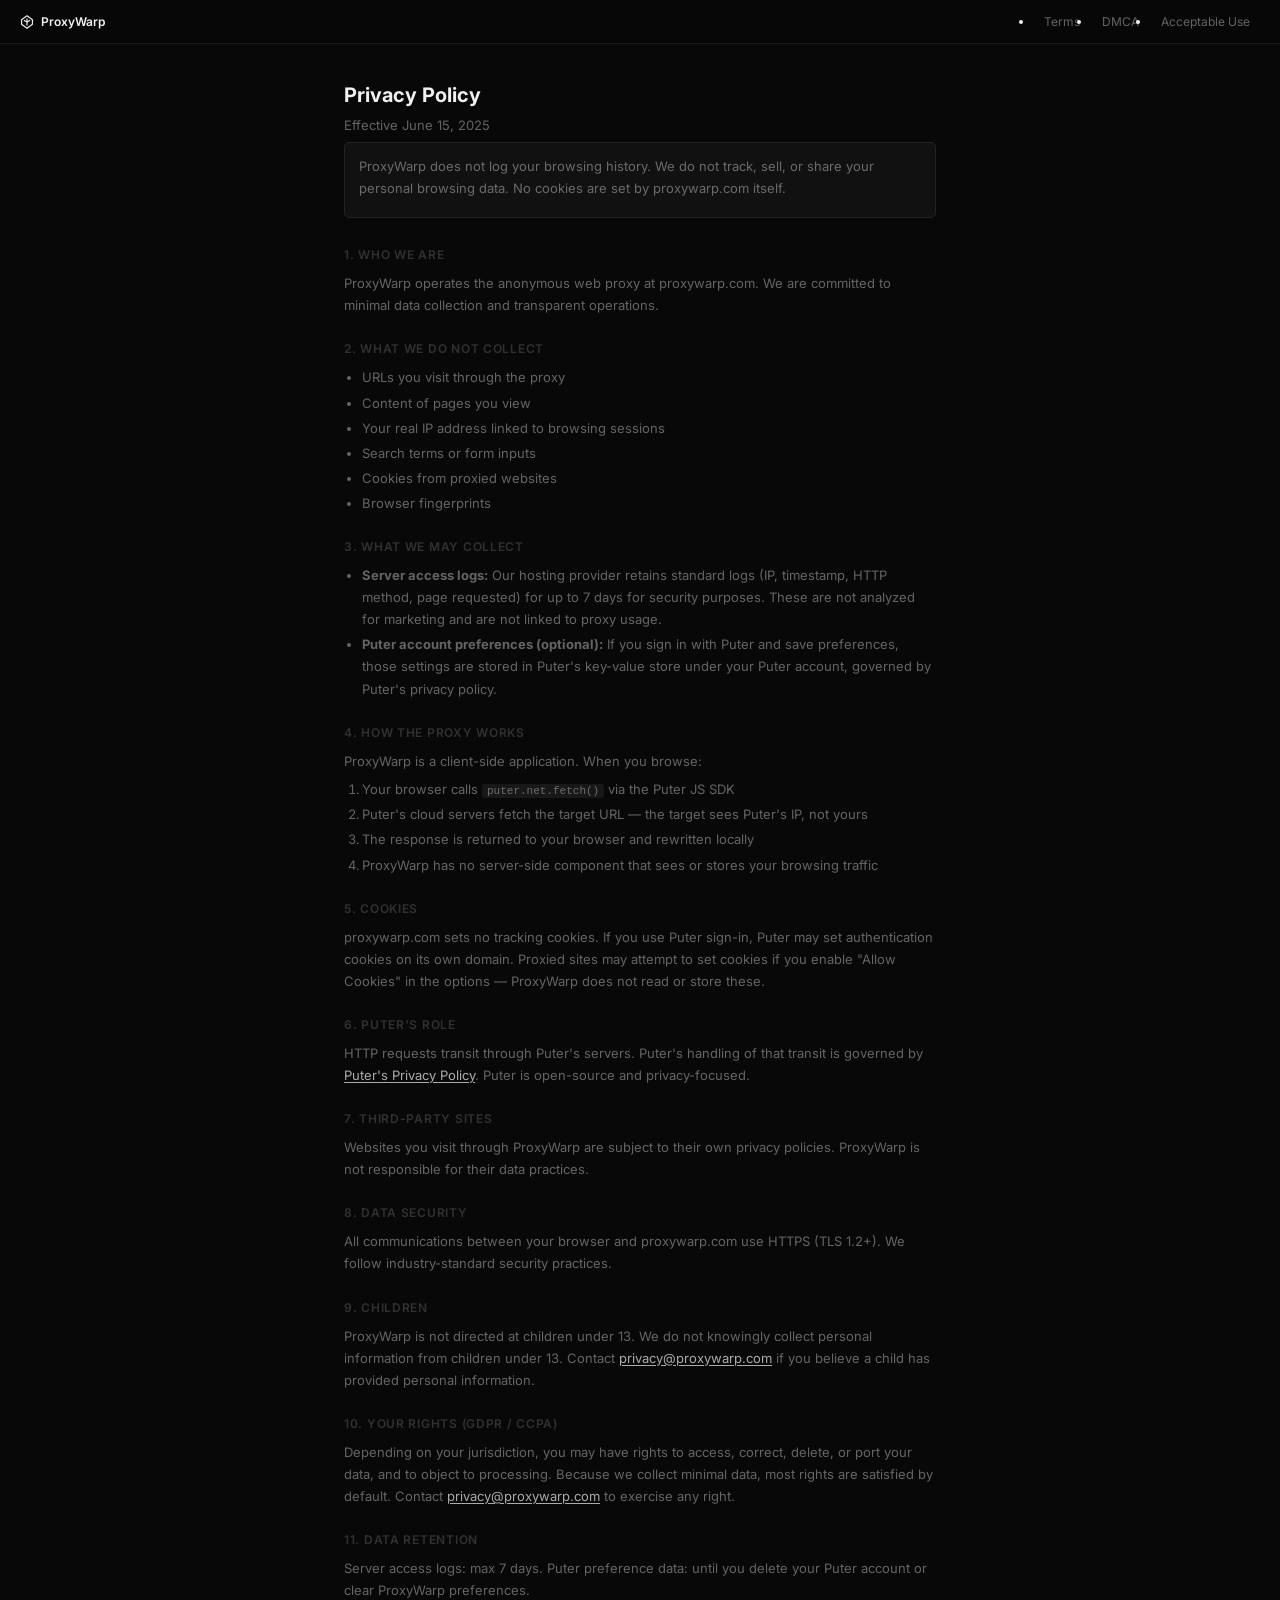
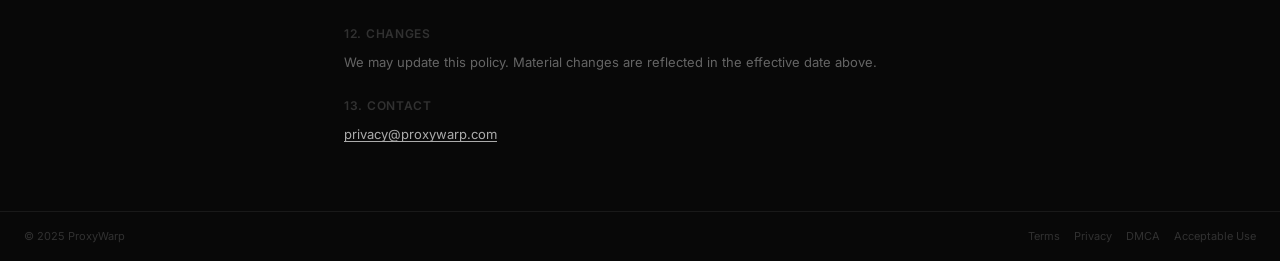
<file: legal/privacy.html>
<!DOCTYPE html>
<html lang="en">
<head>
  <meta charset="UTF-8" />
  <meta name="viewport" content="width=device-width, initial-scale=1.0" />
  <title>Privacy Policy — ProxyWarp</title>
  <link rel="icon" type="image/svg+xml" href="../favicon.svg" />
  <link rel="preconnect" href="https://fonts.googleapis.com" />
  <link href="https://fonts.googleapis.com/css2?family=Inter:wght@400;500;600;700&display=swap" rel="stylesheet" />
  <link rel="stylesheet" href="../css/style.css" />
</head>
<body class="legal-page">

<nav class="legal-nav">
  <a href="../index.html" class="legal-nav-brand">
    <svg width="14" height="14" viewBox="0 0 18 18" fill="none">
      <path d="M9 1L2 6v6l7 5 7-5V6L9 1z" stroke="currentColor" stroke-width="1.5" stroke-linejoin="round"/>
      <path d="M9 5v8M5.5 7l3.5 2 3.5-2" stroke="currentColor" stroke-width="1.5" stroke-linecap="round" stroke-linejoin="round"/>
    </svg>
    ProxyWarp
  </a>
  <ul class="legal-nav-links">
    <li><a href="terms.html">Terms</a></li>
    <li><a href="dmca.html">DMCA</a></li>
    <li><a href="acceptable-use.html">Acceptable Use</a></li>
  </ul>
</nav>

<main class="legal-body">
  <h1>Privacy Policy</h1>
  <p class="meta">Effective June 15, 2025</p>

  <div class="legal-note">
    <p>ProxyWarp does not log your browsing history. We do not track, sell, or share your personal browsing data. No cookies are set by proxywarp.com itself.</p>
  </div>

  <h2>1. Who We Are</h2>
  <p>ProxyWarp operates the anonymous web proxy at proxywarp.com. We are committed to minimal data collection and transparent operations.</p>

  <h2>2. What We Do Not Collect</h2>
  <ul>
    <li>URLs you visit through the proxy</li>
    <li>Content of pages you view</li>
    <li>Your real IP address linked to browsing sessions</li>
    <li>Search terms or form inputs</li>
    <li>Cookies from proxied websites</li>
    <li>Browser fingerprints</li>
  </ul>

  <h2>3. What We May Collect</h2>
  <ul>
    <li><strong>Server access logs:</strong> Our hosting provider retains standard logs (IP, timestamp, HTTP method, page requested) for up to 7 days for security purposes. These are not analyzed for marketing and are not linked to proxy usage.</li>
    <li><strong>Puter account preferences (optional):</strong> If you sign in with Puter and save preferences, those settings are stored in Puter's key-value store under your Puter account, governed by Puter's privacy policy.</li>
  </ul>

  <h2>4. How the Proxy Works</h2>
  <p>ProxyWarp is a client-side application. When you browse:</p>
  <ol>
    <li>Your browser calls <code>puter.net.fetch()</code> via the Puter JS SDK</li>
    <li>Puter's cloud servers fetch the target URL — the target sees Puter's IP, not yours</li>
    <li>The response is returned to your browser and rewritten locally</li>
    <li>ProxyWarp has no server-side component that sees or stores your browsing traffic</li>
  </ol>

  <h2>5. Cookies</h2>
  <p>proxywarp.com sets no tracking cookies. If you use Puter sign-in, Puter may set authentication cookies on its own domain. Proxied sites may attempt to set cookies if you enable "Allow Cookies" in the options — ProxyWarp does not read or store these.</p>

  <h2>6. Puter's Role</h2>
  <p>HTTP requests transit through Puter's servers. Puter's handling of that transit is governed by <a href="https://puter.com/privacy" target="_blank" rel="noopener">Puter's Privacy Policy</a>. Puter is open-source and privacy-focused.</p>

  <h2>7. Third-Party Sites</h2>
  <p>Websites you visit through ProxyWarp are subject to their own privacy policies. ProxyWarp is not responsible for their data practices.</p>

  <h2>8. Data Security</h2>
  <p>All communications between your browser and proxywarp.com use HTTPS (TLS 1.2+). We follow industry-standard security practices.</p>

  <h2>9. Children</h2>
  <p>ProxyWarp is not directed at children under 13. We do not knowingly collect personal information from children under 13. Contact <a href="mailto:privacy@proxywarp.com">privacy@proxywarp.com</a> if you believe a child has provided personal information.</p>

  <h2>10. Your Rights (GDPR / CCPA)</h2>
  <p>Depending on your jurisdiction, you may have rights to access, correct, delete, or port your data, and to object to processing. Because we collect minimal data, most rights are satisfied by default. Contact <a href="mailto:privacy@proxywarp.com">privacy@proxywarp.com</a> to exercise any right.</p>

  <h2>11. Data Retention</h2>
  <p>Server access logs: max 7 days. Puter preference data: until you delete your Puter account or clear ProxyWarp preferences.</p>

  <h2>12. Changes</h2>
  <p>We may update this policy. Material changes are reflected in the effective date above.</p>

  <h2>13. Contact</h2>
  <p><a href="mailto:privacy@proxywarp.com">privacy@proxywarp.com</a></p>
</main>

<footer class="legal-footer">
  <span>&copy; 2025 ProxyWarp</span>
  <div class="flinks">
    <a href="terms.html">Terms</a>
    <a href="privacy.html">Privacy</a>
    <a href="dmca.html">DMCA</a>
    <a href="acceptable-use.html">Acceptable Use</a>
  </div>
</footer>

</body>
</html>
</file>
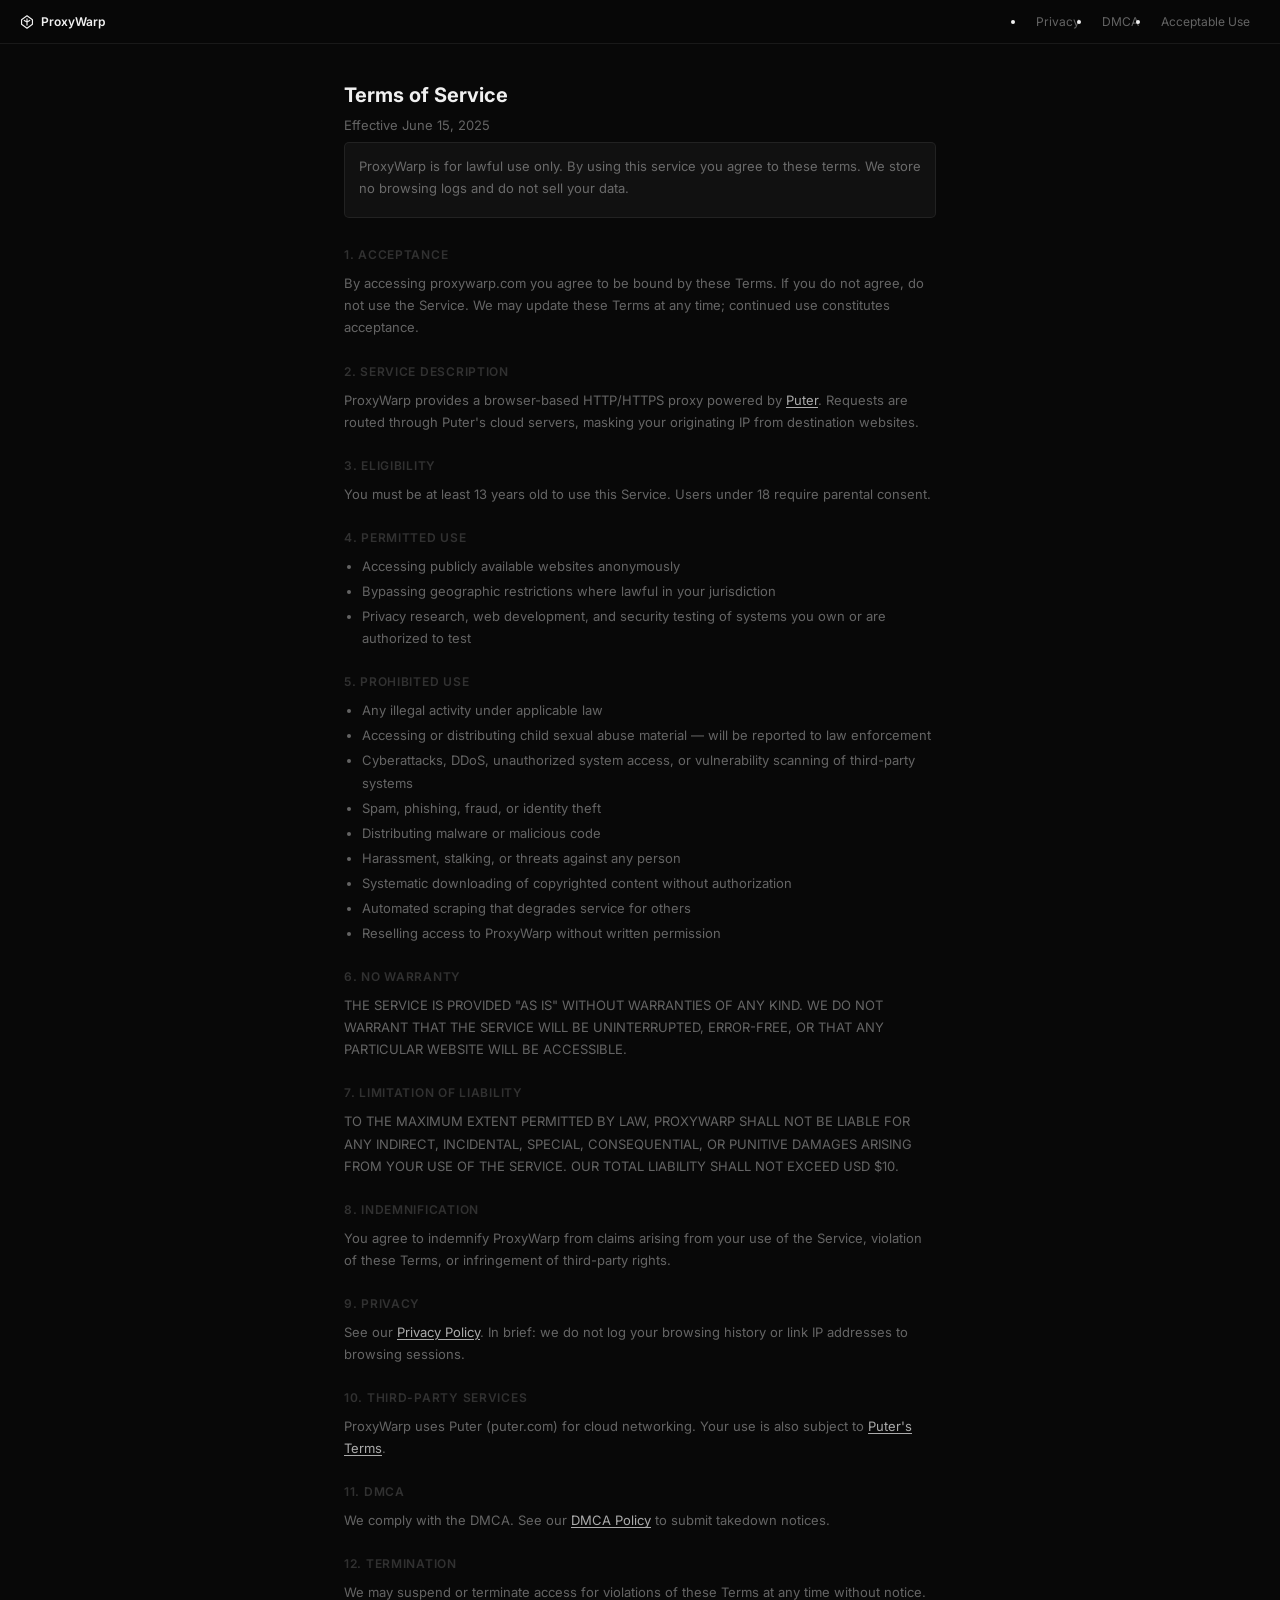
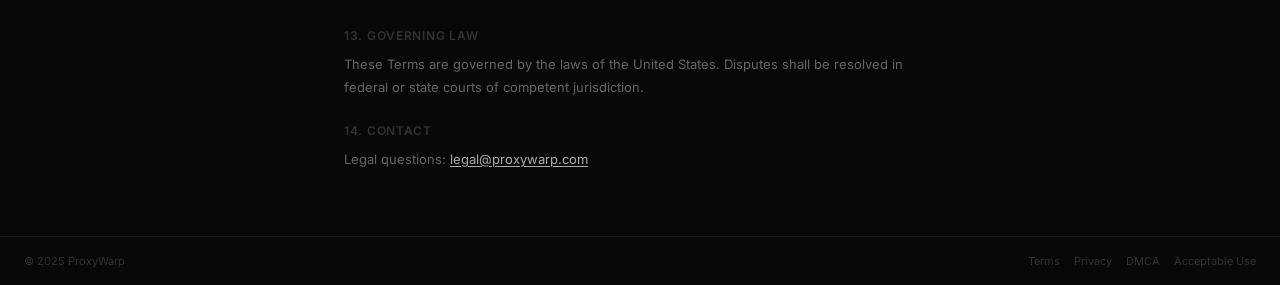
<file: legal/terms.html>
<!DOCTYPE html>
<html lang="en">
<head>
  <meta charset="UTF-8" />
  <meta name="viewport" content="width=device-width, initial-scale=1.0" />
  <title>Terms of Service — ProxyWarp</title>
  <link rel="icon" type="image/svg+xml" href="../favicon.svg" />
  <link rel="preconnect" href="https://fonts.googleapis.com" />
  <link href="https://fonts.googleapis.com/css2?family=Inter:wght@400;500;600;700&display=swap" rel="stylesheet" />
  <link rel="stylesheet" href="../css/style.css" />
</head>
<body class="legal-page">

<nav class="legal-nav">
  <a href="../index.html" class="legal-nav-brand">
    <svg width="14" height="14" viewBox="0 0 18 18" fill="none">
      <path d="M9 1L2 6v6l7 5 7-5V6L9 1z" stroke="currentColor" stroke-width="1.5" stroke-linejoin="round"/>
      <path d="M9 5v8M5.5 7l3.5 2 3.5-2" stroke="currentColor" stroke-width="1.5" stroke-linecap="round" stroke-linejoin="round"/>
    </svg>
    ProxyWarp
  </a>
  <ul class="legal-nav-links">
    <li><a href="privacy.html">Privacy</a></li>
    <li><a href="dmca.html">DMCA</a></li>
    <li><a href="acceptable-use.html">Acceptable Use</a></li>
  </ul>
</nav>

<main class="legal-body">
  <h1>Terms of Service</h1>
  <p class="meta">Effective June 15, 2025</p>

  <div class="legal-note">
    <p>ProxyWarp is for lawful use only. By using this service you agree to these terms. We store no browsing logs and do not sell your data.</p>
  </div>

  <h2>1. Acceptance</h2>
  <p>By accessing proxywarp.com you agree to be bound by these Terms. If you do not agree, do not use the Service. We may update these Terms at any time; continued use constitutes acceptance.</p>

  <h2>2. Service Description</h2>
  <p>ProxyWarp provides a browser-based HTTP/HTTPS proxy powered by <a href="https://puter.com" target="_blank" rel="noopener">Puter</a>. Requests are routed through Puter's cloud servers, masking your originating IP from destination websites.</p>

  <h2>3. Eligibility</h2>
  <p>You must be at least 13 years old to use this Service. Users under 18 require parental consent.</p>

  <h2>4. Permitted Use</h2>
  <ul>
    <li>Accessing publicly available websites anonymously</li>
    <li>Bypassing geographic restrictions where lawful in your jurisdiction</li>
    <li>Privacy research, web development, and security testing of systems you own or are authorized to test</li>
  </ul>

  <h2>5. Prohibited Use</h2>
  <ul>
    <li>Any illegal activity under applicable law</li>
    <li>Accessing or distributing child sexual abuse material — will be reported to law enforcement</li>
    <li>Cyberattacks, DDoS, unauthorized system access, or vulnerability scanning of third-party systems</li>
    <li>Spam, phishing, fraud, or identity theft</li>
    <li>Distributing malware or malicious code</li>
    <li>Harassment, stalking, or threats against any person</li>
    <li>Systematic downloading of copyrighted content without authorization</li>
    <li>Automated scraping that degrades service for others</li>
    <li>Reselling access to ProxyWarp without written permission</li>
  </ul>

  <h2>6. No Warranty</h2>
  <p>THE SERVICE IS PROVIDED "AS IS" WITHOUT WARRANTIES OF ANY KIND. WE DO NOT WARRANT THAT THE SERVICE WILL BE UNINTERRUPTED, ERROR-FREE, OR THAT ANY PARTICULAR WEBSITE WILL BE ACCESSIBLE.</p>

  <h2>7. Limitation of Liability</h2>
  <p>TO THE MAXIMUM EXTENT PERMITTED BY LAW, PROXYWARP SHALL NOT BE LIABLE FOR ANY INDIRECT, INCIDENTAL, SPECIAL, CONSEQUENTIAL, OR PUNITIVE DAMAGES ARISING FROM YOUR USE OF THE SERVICE. OUR TOTAL LIABILITY SHALL NOT EXCEED USD $10.</p>

  <h2>8. Indemnification</h2>
  <p>You agree to indemnify ProxyWarp from claims arising from your use of the Service, violation of these Terms, or infringement of third-party rights.</p>

  <h2>9. Privacy</h2>
  <p>See our <a href="privacy.html">Privacy Policy</a>. In brief: we do not log your browsing history or link IP addresses to browsing sessions.</p>

  <h2>10. Third-Party Services</h2>
  <p>ProxyWarp uses Puter (puter.com) for cloud networking. Your use is also subject to <a href="https://puter.com/terms" target="_blank" rel="noopener">Puter's Terms</a>.</p>

  <h2>11. DMCA</h2>
  <p>We comply with the DMCA. See our <a href="dmca.html">DMCA Policy</a> to submit takedown notices.</p>

  <h2>12. Termination</h2>
  <p>We may suspend or terminate access for violations of these Terms at any time without notice.</p>

  <h2>13. Governing Law</h2>
  <p>These Terms are governed by the laws of the United States. Disputes shall be resolved in federal or state courts of competent jurisdiction.</p>

  <h2>14. Contact</h2>
  <p>Legal questions: <a href="mailto:legal@proxywarp.com">legal@proxywarp.com</a></p>
</main>

<footer class="legal-footer">
  <span>&copy; 2025 ProxyWarp</span>
  <div class="flinks">
    <a href="terms.html">Terms</a>
    <a href="privacy.html">Privacy</a>
    <a href="dmca.html">DMCA</a>
    <a href="acceptable-use.html">Acceptable Use</a>
  </div>
</footer>

</body>
</html>
</file>
<file: css/style.css>
*, *::before, *::after { box-sizing: border-box; margin: 0; padding: 0; }

:root {
  --bg:         #080808;
  --bg-2:       #111;
  --bg-3:       #181818;
  --border:     rgba(255,255,255,0.07);
  --border-hi:  rgba(255,255,255,0.16);
  --text:       #f0f0f0;
  --text-2:     rgba(240,240,240,0.4);
  --text-3:     rgba(240,240,240,0.18);
  --green:      #3fb950;
  --radius:     5px;
  --font:       'Inter', system-ui, sans-serif;
  --mono:       'JetBrains Mono', ui-monospace, monospace;
}

html { scroll-behavior: smooth; }

body {
  background: var(--bg);
  color: var(--text);
  font-family: var(--font);
  font-size: 13px;
  line-height: 1.5;
  -webkit-font-smoothing: antialiased;
}

a { color: inherit; text-decoration: none; }

::-webkit-scrollbar { width: 4px; }
::-webkit-scrollbar-track { background: transparent; }
::-webkit-scrollbar-thumb { background: var(--border-hi); border-radius: 2px; }

/* ────────────────────────────────────────────────
   HOME
───────────────────────────────────────────────── */
body.home {
  height: 100vh;
  display: flex;
  flex-direction: column;
  align-items: center;
  justify-content: center;
}

.home-wrap {
  width: 100%;
  max-width: 480px;
  padding: 0 20px;
  display: flex;
  flex-direction: column;
  gap: 28px;
}

.home-brand {
  display: flex;
  align-items: center;
  gap: 8px;
  font-size: 13px;
  font-weight: 600;
  letter-spacing: -0.01em;
}

.brand-icon {
  width: 22px;
  height: 22px;
  background: var(--text);
  border-radius: 5px;
  display: flex;
  align-items: center;
  justify-content: center;
}

.brand-icon svg { color: #080808; }

.home-input-group {
  display: flex;
  flex-direction: column;
  gap: 8px;
}

.home-bar {
  display: flex;
  align-items: center;
  gap: 0;
  background: var(--bg-2);
  border: 1px solid var(--border-hi);
  border-radius: 8px;
  overflow: hidden;
  transition: border-color 0.15s;
}

.home-bar:focus-within { border-color: rgba(255,255,255,0.35); }

.home-bar-icon {
  padding: 0 12px;
  color: var(--text-3);
  display: flex;
  align-items: center;
  flex-shrink: 0;
}

.home-url {
  flex: 1;
  background: none;
  border: none;
  outline: none;
  color: var(--text);
  font-size: 13px;
  font-family: var(--mono);
  padding: 11px 0;
  min-width: 0;
}

.home-url::placeholder { color: var(--text-3); }

.home-go {
  margin: 4px;
  padding: 7px 14px;
  background: var(--text);
  color: #080808;
  border: none;
  border-radius: 5px;
  font-size: 12px;
  font-weight: 600;
  font-family: var(--font);
  cursor: pointer;
  display: flex;
  align-items: center;
  gap: 5px;
  flex-shrink: 0;
  transition: opacity 0.15s;
}

.home-go:hover { opacity: 0.85; }

.home-opts {
  display: flex;
  gap: 18px;
  flex-wrap: wrap;
  padding: 0 2px;
}

.home-footer {
  position: fixed;
  bottom: 0; left: 0; right: 0;
  padding: 16px 24px;
  display: flex;
  justify-content: space-between;
  align-items: center;
  flex-wrap: wrap;
  gap: 8px;
}

.home-footer span,
.home-footer a {
  font-size: 11px;
  color: var(--text-3);
  transition: color 0.15s;
}

.home-footer a:hover { color: var(--text-2); }
.home-footer .links { display: flex; gap: 14px; }

/* ────────────────────────────────────────────────
   PROXY PAGE
───────────────────────────────────────────────── */
body.proxy-page {
  height: 100vh;
  display: flex;
  flex-direction: column;
  overflow: hidden;
}

/* Chrome bar */
.chrome {
  height: 42px;
  display: flex;
  align-items: center;
  gap: 6px;
  padding: 0 8px;
  background: var(--bg);
  border-bottom: 1px solid var(--border);
  flex-shrink: 0;
  z-index: 50;
}

.chrome-brand {
  display: flex;
  align-items: center;
  gap: 6px;
  font-size: 11px;
  font-weight: 600;
  color: var(--text-3);
  text-decoration: none;
  padding: 0 4px;
  flex-shrink: 0;
  transition: color 0.15s;
}

.chrome-brand:hover { color: var(--text-2); }

.chrome-divider {
  width: 1px;
  height: 18px;
  background: var(--border);
  flex-shrink: 0;
}

/* Nav buttons */
.nav-btns { display: flex; gap: 1px; flex-shrink: 0; }

.nb {
  width: 28px;
  height: 28px;
  border: none;
  background: transparent;
  border-radius: 4px;
  color: var(--text-2);
  cursor: pointer;
  display: flex;
  align-items: center;
  justify-content: center;
  transition: all 0.12s;
}

.nb:hover:not(:disabled) { background: var(--bg-3); color: var(--text); }
.nb:disabled { opacity: 0.2; cursor: not-allowed; }

/* Address bar */
.addr {
  flex: 1;
  min-width: 0;
  display: flex;
  align-items: center;
  gap: 6px;
  height: 28px;
  background: var(--bg-3);
  border: 1px solid var(--border);
  border-radius: var(--radius);
  padding: 0 8px;
  transition: border-color 0.12s;
}

.addr:focus-within { border-color: var(--border-hi); }

.addr-lock { color: var(--text-3); display: flex; align-items: center; flex-shrink: 0; }

.addr-input {
  flex: 1;
  background: none;
  border: none;
  outline: none;
  color: #f0f0f0;
  -webkit-text-fill-color: #f0f0f0;
  font-size: 12px;
  font-family: var(--mono);
  min-width: 0;
}

.addr-input::placeholder { color: rgba(240,240,240,0.3); -webkit-text-fill-color: rgba(240,240,240,0.3); }

.addr-go {
  background: none;
  border: none;
  color: var(--text-2);
  cursor: pointer;
  padding: 2px 4px;
  border-radius: 3px;
  display: flex;
  align-items: center;
  transition: all 0.12s;
  flex-shrink: 0;
}

.addr-go:hover { background: var(--border-hi); color: var(--text); }

/* Right controls */
.chrome-right { display: flex; align-items: center; gap: 4px; flex-shrink: 0; }

.new-tab-btn {
  width: 28px;
  height: 28px;
  border: 1px solid var(--border);
  background: transparent;
  border-radius: 4px;
  color: var(--text-2);
  cursor: pointer;
  display: flex;
  align-items: center;
  justify-content: center;
  transition: all 0.12s;
}

.new-tab-btn:hover { background: var(--bg-3); color: var(--text); border-color: var(--border-hi); }

.opts-toggle {
  display: flex;
  align-items: center;
  gap: 5px;
  height: 28px;
  padding: 0 10px;
  background: transparent;
  border: 1px solid var(--border);
  border-radius: var(--radius);
  color: var(--text-2);
  font-size: 11px;
  font-family: var(--font);
  cursor: pointer;
  transition: all 0.12s;
}

.opts-toggle:hover { background: var(--bg-3); color: var(--text); border-color: var(--border-hi); }

.status-pill {
  display: flex;
  align-items: center;
  gap: 5px;
  font-size: 11px;
  color: var(--text-3);
  padding: 0 4px;
}

/* Options drawer */
.opts-drawer {
  display: none;
  flex-shrink: 0;
  padding: 10px 14px;
  background: var(--bg-2);
  border-bottom: 1px solid var(--border);
  gap: 24px;
  flex-wrap: wrap;
}

.opts-drawer.open { display: flex; }

.opts-group { display: flex; flex-direction: column; gap: 7px; }

.opts-label {
  font-size: 10px;
  text-transform: uppercase;
  letter-spacing: 0.07em;
  color: var(--text-3);
  margin-bottom: 1px;
}

.opts-action {
  background: var(--bg-3);
  border: 1px solid var(--border);
  border-radius: var(--radius);
  color: var(--text-2);
  font-size: 11px;
  font-family: var(--font);
  padding: 5px 10px;
  cursor: pointer;
  text-align: left;
  transition: all 0.12s;
  width: 100%;
}

.opts-action:hover { color: var(--text); border-color: var(--border-hi); }

/* Main content area */
.proxy-main { flex: 1; position: relative; overflow: hidden; }

.proxy-frame {
  width: 100%;
  height: 100%;
  border: none;
  background: #fff;
  display: none;
}

/* ────────────────────────────────────────────────
   NEW TAB / SEARCH PAGE
───────────────────────────────────────────────── */
.newtab {
  position: absolute;
  inset: 0;
  display: flex;
  flex-direction: column;
  align-items: center;
  justify-content: center;
  background: var(--bg);
  gap: 0;
  padding: 0 20px;
}

.newtab-time {
  font-size: 56px;
  font-weight: 300;
  letter-spacing: -0.03em;
  color: var(--text);
  line-height: 1;
  margin-bottom: 4px;
  font-variant-numeric: tabular-nums;
}

.newtab-date {
  font-size: 13px;
  color: var(--text-3);
  margin-bottom: 40px;
}

.newtab-search {
  width: 100%;
  max-width: 480px;
  display: flex;
  align-items: center;
  gap: 0;
  background: var(--bg-2);
  border: 1px solid var(--border-hi);
  border-radius: 8px;
  overflow: hidden;
  transition: border-color 0.15s;
  margin-bottom: 16px;
}

.newtab-search:focus-within { border-color: rgba(255,255,255,0.3); }

.newtab-search-icon {
  padding: 0 12px;
  color: var(--text-3);
  display: flex;
  align-items: center;
  flex-shrink: 0;
}

.newtab-input {
  flex: 1;
  background: none;
  border: none;
  outline: none;
  color: var(--text);
  font-size: 13px;
  font-family: var(--font);
  padding: 12px 0;
  min-width: 0;
}

.newtab-input::placeholder { color: var(--text-3); }

.newtab-go {
  margin: 4px;
  padding: 7px 14px;
  background: var(--text);
  color: #080808;
  border: none;
  border-radius: 4px;
  font-size: 11px;
  font-weight: 600;
  font-family: var(--font);
  cursor: pointer;
  display: flex;
  align-items: center;
  gap: 5px;
  flex-shrink: 0;
  transition: opacity 0.15s;
}

.newtab-go:hover { opacity: 0.85; }

.newtab-quick {
  display: flex;
  gap: 6px;
  flex-wrap: wrap;
  justify-content: center;
  max-width: 480px;
  margin-bottom: 48px;
}

.nq-btn {
  padding: 5px 12px;
  background: transparent;
  border: 1px solid var(--border);
  border-radius: var(--radius);
  color: var(--text-2);
  font-size: 12px;
  font-family: var(--font);
  cursor: pointer;
  transition: all 0.12s;
}

.nq-btn:hover { background: var(--bg-2); border-color: var(--border-hi); color: var(--text); }

.newtab-footer {
  font-size: 11px;
  color: var(--text-3);
  display: flex;
  align-items: center;
  gap: 10px;
}

.newtab-sep { color: var(--border-hi); }

/* Overlays */
.overlay {
  position: absolute;
  inset: 0;
  background: var(--bg);
  display: flex;
  flex-direction: column;
  align-items: center;
  justify-content: center;
  gap: 10px;
  z-index: 10;
}

.spinner {
  width: 18px; height: 18px;
  border: 1.5px solid var(--border-hi);
  border-top-color: var(--text-2);
  border-radius: 50%;
  animation: spin 0.65s linear infinite;
}

@keyframes spin { to { transform: rotate(360deg); } }

.load-text { font-size: 12px; color: var(--text-2); }
.load-sub  { font-size: 11px; color: var(--text-3); }

.err-title  { font-size: 14px; font-weight: 600; }
.err-msg    { font-size: 12px; color: var(--text-2); max-width: 360px; text-align: center; }
.err-btns   { display: flex; gap: 8px; margin-top: 4px; }

/* Status bar */
.status-bar {
  height: 22px;
  display: flex;
  align-items: center;
  justify-content: space-between;
  padding: 0 12px;
  background: var(--bg);
  border-top: 1px solid var(--border);
  flex-shrink: 0;
}

.sb-l, .sb-r {
  display: flex;
  align-items: center;
  gap: 10px;
  font-size: 10px;
  color: var(--text-3);
}

.sb-puter {
  display: flex;
  align-items: center;
  gap: 4px;
}

/* Progress bar */
.progress {
  position: fixed;
  top: 0; left: 0;
  height: 1px;
  background: var(--text-2);
  z-index: 999;
  pointer-events: none;
  transition: width 0.2s ease;
  border-radius: 0 1px 1px 0;
}

/* ────────────────────────────────────────────────
   SHARED COMPONENTS
───────────────────────────────────────────────── */

/* Toggle */
.toggle-wrap {
  display: flex;
  align-items: center;
  gap: 7px;
  cursor: pointer;
  color: var(--text-2);
  font-size: 12px;
  user-select: none;
}

.toggle-wrap:hover { color: var(--text); }

.toggle { position: relative; width: 32px; height: 18px; flex-shrink: 0; }
.toggle input { opacity: 0; width: 0; height: 0; position: absolute; }

.t-track {
  position: absolute;
  inset: 0;
  background: var(--bg-3);
  border: 1px solid var(--border-hi);
  border-radius: 18px;
  transition: 0.18s;
  cursor: pointer;
}

.t-track::after {
  content: '';
  position: absolute;
  width: 12px; height: 12px;
  left: 2px; top: 2px;
  background: var(--text-3);
  border-radius: 50%;
  transition: 0.18s;
}

.toggle input:checked + .t-track {
  background: var(--text);
  border-color: var(--text);
}

.toggle input:checked + .t-track::after {
  transform: translateX(14px);
  background: #080808;
}

/* Status dot */
.dot {
  width: 5px; height: 5px;
  border-radius: 50%;
  display: inline-block;
  flex-shrink: 0;
}
.dot-green { background: var(--green); }
.dot-dim   { background: var(--text-3); }

/* Buttons */
.btn {
  display: inline-flex;
  align-items: center;
  gap: 5px;
  padding: 6px 12px;
  font-size: 12px;
  font-weight: 500;
  font-family: var(--font);
  border-radius: var(--radius);
  border: 1px solid var(--border);
  background: var(--bg-3);
  color: var(--text-2);
  cursor: pointer;
  transition: all 0.12s;
  white-space: nowrap;
}

.btn:hover { color: var(--text); border-color: var(--border-hi); }

.btn-solid {
  background: var(--text);
  color: #080808;
  border-color: var(--text);
}

.btn-solid:hover { opacity: 0.85; color: #080808; }

/* ────────────────────────────────────────────────
   LEGAL
───────────────────────────────────────────────── */
body.legal-page { background: var(--bg); }

.legal-nav {
  position: fixed;
  top: 0; left: 0; right: 0;
  height: 44px;
  display: flex;
  align-items: center;
  justify-content: space-between;
  padding: 0 20px;
  background: rgba(8,8,8,0.92);
  backdrop-filter: blur(10px);
  border-bottom: 1px solid var(--border);
  z-index: 100;
}

.legal-nav-brand {
  display: flex;
  align-items: center;
  gap: 7px;
  font-size: 12px;
  font-weight: 600;
  color: var(--text);
}

.legal-nav-links { display: flex; gap: 2px; }
.legal-nav-links a {
  font-size: 12px;
  color: var(--text-2);
  padding: 4px 10px;
  border-radius: var(--radius);
  transition: all 0.12s;
}
.legal-nav-links a:hover { color: var(--text); background: var(--bg-3); }

.legal-body {
  max-width: 640px;
  margin: 0 auto;
  padding: 80px 24px 60px;
}

.legal-body h1 { font-size: 20px; font-weight: 700; margin-bottom: 4px; }
.legal-meta { font-size: 11px; color: var(--text-3); margin-bottom: 32px; }
.legal-note {
  background: var(--bg-2);
  border: 1px solid var(--border);
  border-radius: var(--radius);
  padding: 12px 14px;
  margin-bottom: 28px;
}
.legal-note p { font-size: 12px; color: var(--text-2); }
.legal-body h2 { font-size: 12px; font-weight: 600; text-transform: uppercase; letter-spacing: 0.06em; color: var(--text-3); margin: 24px 0 8px; }
.legal-body p, .legal-body li { font-size: 13px; color: var(--text-2); line-height: 1.7; margin-bottom: 6px; }
.legal-body ul, .legal-body ol { padding-left: 18px; margin-bottom: 8px; }
.legal-body li { margin-bottom: 3px; }
.legal-body a { color: var(--text); text-decoration: underline; text-underline-offset: 2px; opacity: 0.7; }
.legal-body a:hover { opacity: 1; }
code { font-family: var(--mono); font-size: 11px; background: var(--bg-3); padding: 1px 5px; border-radius: 3px; color: var(--text-2); }

.legal-footer {
  border-top: 1px solid var(--border);
  padding: 16px 24px;
  display: flex;
  justify-content: space-between;
  align-items: center;
  flex-wrap: wrap;
  gap: 10px;
}
.legal-footer span, .legal-footer a { font-size: 11px; color: var(--text-3); }
.legal-footer a:hover { color: var(--text-2); }
.legal-footer .flinks { display: flex; gap: 14px; }

@media (max-width: 480px) {
  .newtab-time { font-size: 40px; }
  .chrome-brand { display: none; }
  .chrome-divider { display: none; }
  .status-bar .sb-r { display: none; }
  .opts-toggle span { display: none; }
}
</file>
